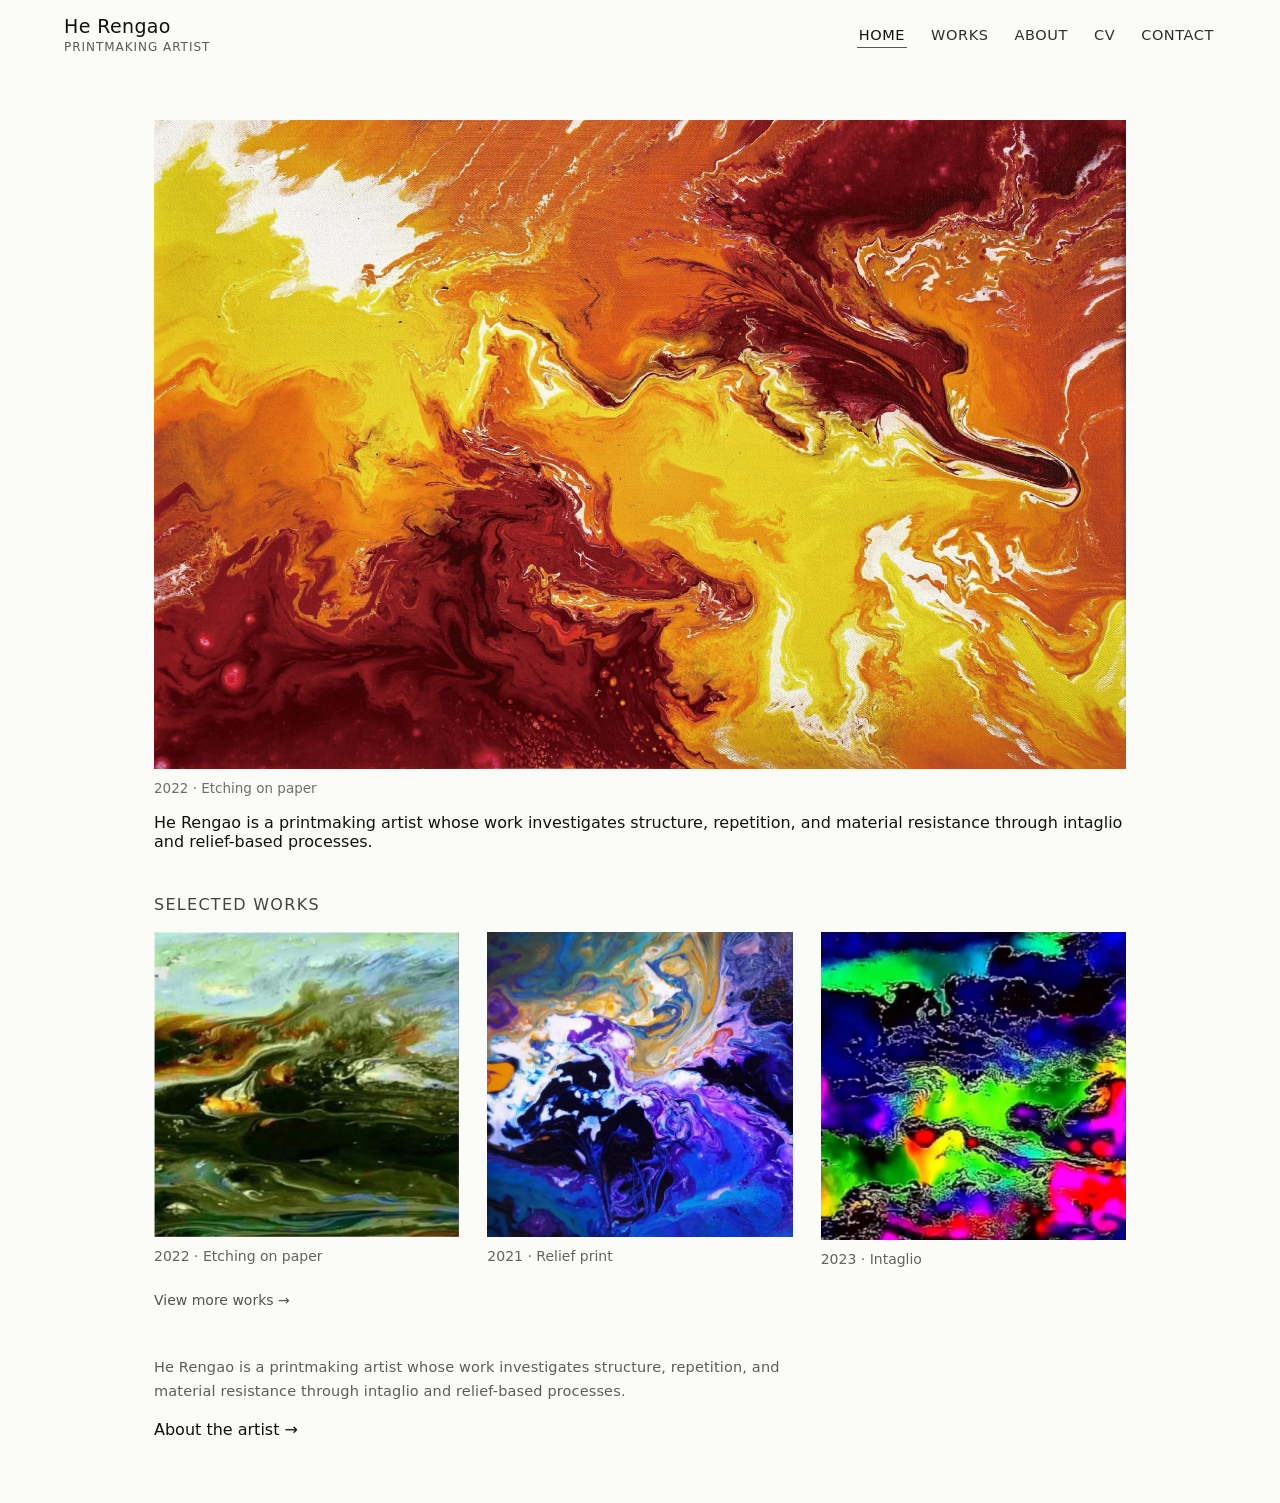
<file: index.html>
<!doctype html>
<html lang="en">
<head>
    <meta charset="utf-8" />
    <meta name="viewport" content="width=device-width, initial-scale=1" />
    <title>He Rengao – Printmaking Artist</title>
    <link rel="manifest" href="/manifest.webmanifest">
    <meta name="theme-color" content="#fbfbf8">
    <link rel="stylesheet" href="css/site.css" />
</head>

<body>
    <!-- Top Navigation -->
    <header class="site-header" id="siteHeader">
        <div class="nav-wrap">
            <a class="brand" href="index.html" aria-label="Go to Home">
                He Rengao
                <small>Printmaking Artist</small>
            </a>

            <!-- Desktop links -->
            <nav class="nav-links" aria-label="Primary">
                <!-- Set aria-current="page" on the current page link -->
                <a href="index.html" aria-current="page">Home</a>
                <a href="works.html">Works</a>
                <a href="about.html">About</a>
                <a href="cv.html">CV</a>
                <a href="contact.html">Contact</a>
            </nav>

            <!-- Mobile menu button -->
            <button class="menu-btn" id="menuBtn" aria-label="Open menu" aria-controls="mobileDrawer" aria-expanded="false">
                <!-- hamburger icon -->
                <svg width="18" height="18" viewBox="0 0 24 24" aria-hidden="true">
                    <path d="M4 7h16M4 12h16M4 17h16" fill="none" stroke="currentColor" stroke-width="1.8" stroke-linecap="round" />
                </svg>
            </button>
        </div>
    </header>

    <!-- Mobile Drawer -->
    <div class="drawer-backdrop" id="drawerBackdrop" aria-hidden="true"></div>

    <aside class="drawer" id="mobileDrawer" aria-label="Mobile menu" role="dialog" aria-modal="true">
        <div class="drawer-header">
            <div class="drawer-title">Menu</div>
            <button class="drawer-close" id="drawerClose" aria-label="Close menu">
                <svg width="16" height="16" viewBox="0 0 24 24" aria-hidden="true">
                    <path d="M6 6l12 12M18 6L6 18" fill="none" stroke="currentColor" stroke-width="1.8" stroke-linecap="round" />
                </svg>
            </button>
        </div>

        <nav class="drawer-nav" aria-label="Mobile primary">
            <a href="index.html" aria-current="page">Home</a>
            <a href="works.html">Works</a>
            <a href="about.html">About</a>
            <a href="cv.html">CV</a>
            <a href="contact.html">Contact</a>
        </nav>
    </aside>

    <main id="content">
        <!-- =========================
         Hero Artwork
         ========================= -->
        <section class="home-hero" aria-label="Featured artwork">
            <figure class="hero-figure">
                <img src="images/H01.avif"
                     alt="Featured printmaking work by He Rengao"
                     loading="eager" />
                <figcaption class="hero-caption">
                     
                    <span class="hero-meta">2022 · Etching on paper</span>
                </figcaption>
            </figure>
        </section>


        <!-- 1-line Artist Snapshot (subtle, not competing with the work) -->
        <section class="home-snapshot" aria-label="Artist snapshot">
            <p class="artist-snapshot">
                He Rengao is a printmaking artist whose work investigates structure, repetition,
                and material resistance through intaglio and relief-based processes.
            </p>
        </section>


        <!-- =========================
         Selected Works
         ========================= -->
        <section class="home-works" aria-label="Selected works">
            <header class="section-header">
                <h2>Selected Works</h2>
            </header>
            <div class="works-grid">
                <!-- Reuse the same work-card structure as works.html -->
                <article class="work-card">
                    <!-- a href="#" -->
                        <figure>
                            <img src="images/H02.avif"
                                 alt="Title placeholder1x, etching on paper"
                                 loading="lazy" />
                            <figcaption>
                                 
                                <span class="work-meta">2022 · Etching on paper</span>
                            </figcaption>
                        </figure>
                    <!-- /a -->
                </article>
                <article class="work-card">
                    <!--a href="work-pic02.html" -->
                        <figure>
                            <img src="images/H03.avif"
                                 alt="Structure II, relief print"
                                 loading="lazy" />
                            <figcaption>
                                 
                                <span class="work-meta">2021 · Relief print</span>
                            </figcaption>
                        </figure>
                    <!-- /a -->
                </article>
                <article class="work-card">
                    <!-- a href="#" -->
                        <figure>
                            <img src="images/H04.avif"
                                 alt="Repetition No.5, intaglio print"
                                 loading="lazy" />
                            <figcaption>
                                 
                                <span class="work-meta">2023 · Intaglio</span>
                            </figcaption>
                        </figure>
                    <!-- /a -->
                </article>
            </div>
            <div class="section-footer">
                <a href="works.html">View more works →</a>
            </div>
        </section>

        <!-- =========================
         Artist Snapshot
         ========================= -->
        <section class="home-about" aria-label="Artist snapshot">
            <p class="artist-intro">
                He Rengao is a printmaking artist whose work investigates
                structure, repetition, and material resistance through
                intaglio and relief-based processes.
            </p>
            <p>
                <a href="about.html">About the artist →</a>
            </p>
        </section>
    </main>

    <script src="js/site.js"></script>
</body>
</html>
</file>
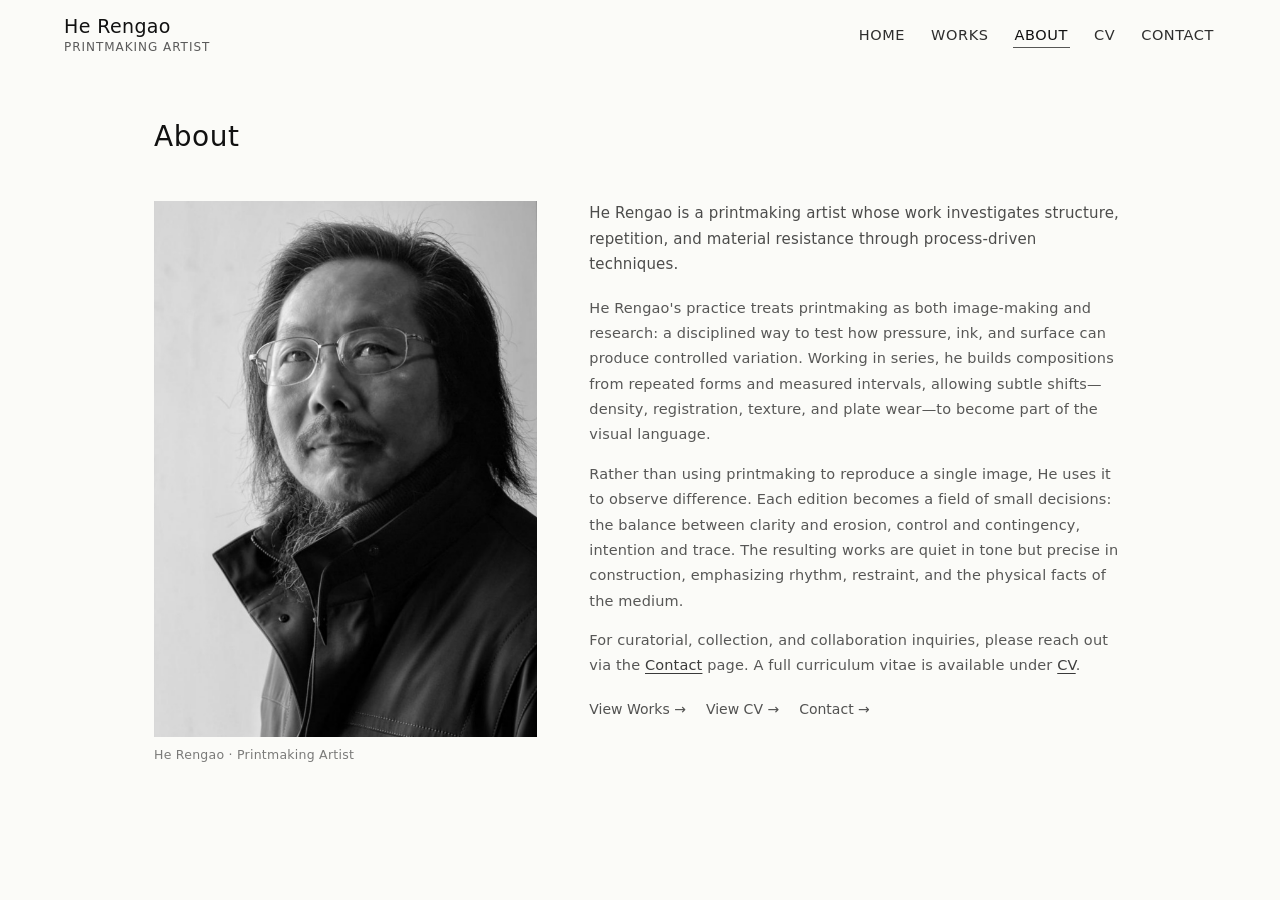
<file: about.html>
<!doctype html>
<html lang="en">
<head>
    <meta charset="utf-8" />
    <meta name="viewport" content="width=device-width, initial-scale=1" />
    <title>About – He Rengao</title>
    <link rel="manifest" href="/manifest.webmanifest">
    <meta name="theme-color" content="#fbfbf8">
    <link rel="stylesheet" href="css/site.css" />
</head>

<body>
    <!-- Top Navigation -->
    <header class="site-header" id="siteHeader">
        <div class="nav-wrap">
            <a class="brand" href="index.html" aria-label="Go to Home">
                He Rengao
                <small>Printmaking Artist</small>
            </a>

            <!-- Desktop links -->
            <nav class="nav-links" aria-label="Primary">
                <!-- Set aria-current="page" on the current page link -->
                <a href="index.html">Home</a>
                <a href="works.html">Works</a>
                <a href="about.html" aria-current="page">About</a>
                <a href="cv.html">CV</a>
                <a href="contact.html">Contact</a>
            </nav>

            <!-- Mobile menu button -->
            <button class="menu-btn" id="menuBtn" aria-label="Open menu" aria-controls="mobileDrawer" aria-expanded="false">
                <!-- hamburger icon -->
                <svg width="18" height="18" viewBox="0 0 24 24" aria-hidden="true">
                    <path d="M4 7h16M4 12h16M4 17h16" fill="none" stroke="currentColor" stroke-width="1.8" stroke-linecap="round" />
                </svg>
            </button>
        </div>
    </header>

    <!-- Mobile Drawer -->
    <div class="drawer-backdrop" id="drawerBackdrop" aria-hidden="true"></div>

    <aside class="drawer" id="mobileDrawer" aria-label="Mobile menu" role="dialog" aria-modal="true">
        <div class="drawer-header">
            <div class="drawer-title">Menu</div>
            <button class="drawer-close" id="drawerClose" aria-label="Close menu">
                <svg width="16" height="16" viewBox="0 0 24 24" aria-hidden="true">
                    <path d="M6 6l12 12M18 6L6 18" fill="none" stroke="currentColor" stroke-width="1.8" stroke-linecap="round" />
                </svg>
            </button>
        </div>

        <nav class="drawer-nav" aria-label="Mobile primary">
            <a href="index.html">Home</a>
            <a href="works.html">Works</a>
            <a href="about.html" aria-current="page">About</a>
            <a href="cv.html">CV</a>
            <a href="contact.html">Contact</a>
        </nav>
    </aside>

    <!-- =========================
     about.html <main> (About)
     Two-column layout (portrait left, text right)
     ========================= -->
<main id="content">
  <header class="page-header">
    <h1>About</h1>
  </header>
  <section class="about-layout" aria-label="About the artist">
    <!-- Left: Portrait / Studio Photo -->
    <div class="about-media">
      <figure class="about-figure">
        <img
          src="images/portrait/portrait.avif"
          alt="He Rengao in the studio"
          loading="lazy"
        />
        <figcaption class="about-caption">
          He Rengao · Printmaking Artist
        </figcaption>
      </figure>
    </div>
    <!-- Right: Text -->
    <div class="about-text">
      <!-- 1-line positioning -->
      <p class="about-lede">
        He Rengao is a printmaking artist whose work investigates structure, repetition,
        and material resistance through process-driven techniques.
      </p>
      <!-- Statement -->
      <div class="about-body">
        <p>
          He Rengao's practice treats printmaking as both image-making and research: a
          disciplined way to test how pressure, ink, and surface can produce controlled
          variation. Working in series, he builds compositions from repeated forms and
          measured intervals, allowing subtle shifts—density, registration, texture, and
          plate wear—to become part of the visual language.
        </p>
        <p>
          Rather than using printmaking to reproduce a single image, He uses it to observe
          difference. Each edition becomes a field of small decisions: the balance between
          clarity and erosion, control and contingency, intention and trace. The resulting
          works are quiet in tone but precise in construction, emphasizing rhythm,
          restraint, and the physical facts of the medium.
        </p>
        <p>
          For curatorial, collection, and collaboration inquiries, please reach out via
          the <a href="contact.html">Contact</a> page. A full curriculum vitae is available
          under <a href="cv.html">CV</a>.
        </p>
      </div>
      <!-- Optional quick links (nice on About pages) -->
      <nav class="about-links" aria-label="About quick links">
        <a href="works.html">View Works →</a>
        <a href="cv.html">View CV →</a>
        <a href="contact.html">Contact →</a>
      </nav>
    </div>
  </section>
</main>

    <script src="js/site.js"></script>
</body>
</html>
</file>
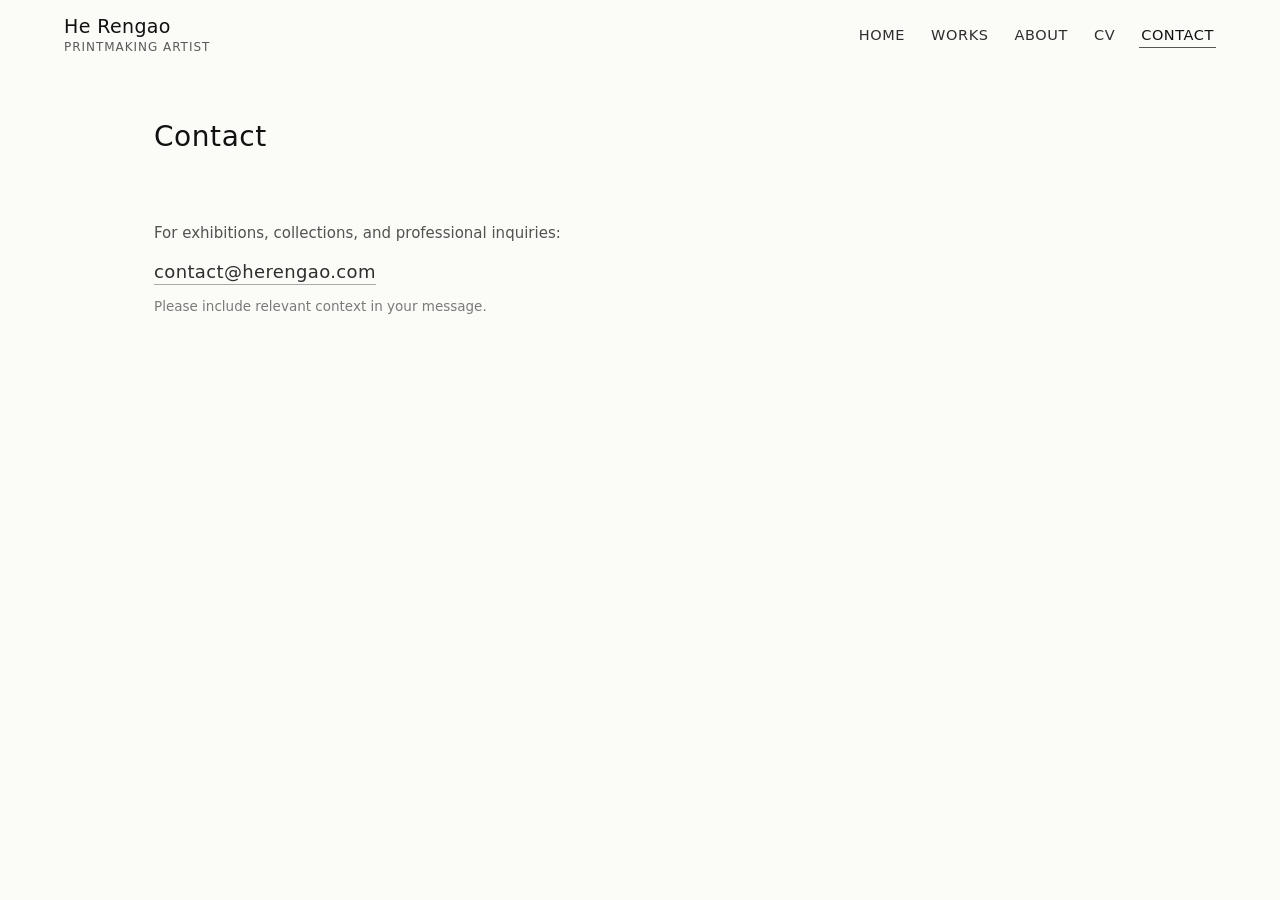
<file: contact.html>
<!doctype html>
<html lang="en">
<head>
    <meta charset="utf-8" />
    <meta name="viewport" content="width=device-width, initial-scale=1" />
    <title>Contact – He Rengao</title>
    <link rel="manifest" href="/manifest.webmanifest">
    <meta name="theme-color" content="#fbfbf8">
    <link rel="stylesheet" href="css/site.css" />
</head>

<body>
    <!-- Top Navigation -->
    <header class="site-header" id="siteHeader">
        <div class="nav-wrap">
            <a class="brand" href="index.html" aria-label="Go to Home">
                He Rengao
                <small>Printmaking Artist</small>
            </a>

            <!-- Desktop links -->
            <nav class="nav-links" aria-label="Primary">
                <!-- Set aria-current="page" on the current page link -->
                <a href="index.html">Home</a>
                <a href="works.html">Works</a>
                <a href="about.html">About</a>
                <a href="cv.html">CV</a>
                <a href="contact.html" aria-current="page">Contact</a>
            </nav>

            <!-- Mobile menu button -->
            <button class="menu-btn" id="menuBtn" aria-label="Open menu" aria-controls="mobileDrawer" aria-expanded="false">
                <!-- hamburger icon -->
                <svg width="18" height="18" viewBox="0 0 24 24" aria-hidden="true">
                    <path d="M4 7h16M4 12h16M4 17h16" fill="none" stroke="currentColor" stroke-width="1.8" stroke-linecap="round" />
                </svg>
            </button>
        </div>
    </header>

    <!-- Mobile Drawer -->
    <div class="drawer-backdrop" id="drawerBackdrop" aria-hidden="true"></div>

    <aside class="drawer" id="mobileDrawer" aria-label="Mobile menu" role="dialog" aria-modal="true">
        <div class="drawer-header">
            <div class="drawer-title">Menu</div>
            <button class="drawer-close" id="drawerClose" aria-label="Close menu">
                <svg width="16" height="16" viewBox="0 0 24 24" aria-hidden="true">
                    <path d="M6 6l12 12M18 6L6 18" fill="none" stroke="currentColor" stroke-width="1.8" stroke-linecap="round" />
                </svg>
            </button>
        </div>

        <nav class="drawer-nav" aria-label="Mobile primary">
            <a href="index.html">Home</a>
            <a href="works.html">Works</a>
            <a href="about.html">About</a>
            <a href="cv.html">CV</a>
            <a href="contact.html" aria-current="page">Contact</a>
        </nav>
    </aside>

    <!-- =========================
     contact.html <main> (Contact)
     ========================= -->
<main id="content">
  <header class="page-header">
    <h1>Contact</h1>
  </header>
  <section class="contact-block" aria-label="Contact information">
    <p class="contact-intro">
      For exhibitions, collections, and professional inquiries:
    </p>
    <p class="contact-email">
      <a href="mailto:contact@herengao.com">contact@herengao.com</a>
    </p>
    <!-- Optional secondary line (remove if you prefer absolute minimalism) -->
    <p class="contact-note">
      Please include relevant context in your message.
    </p>
  </section>
</main>

    <script src="js/site.js"></script>
</body>
</html>
</file>
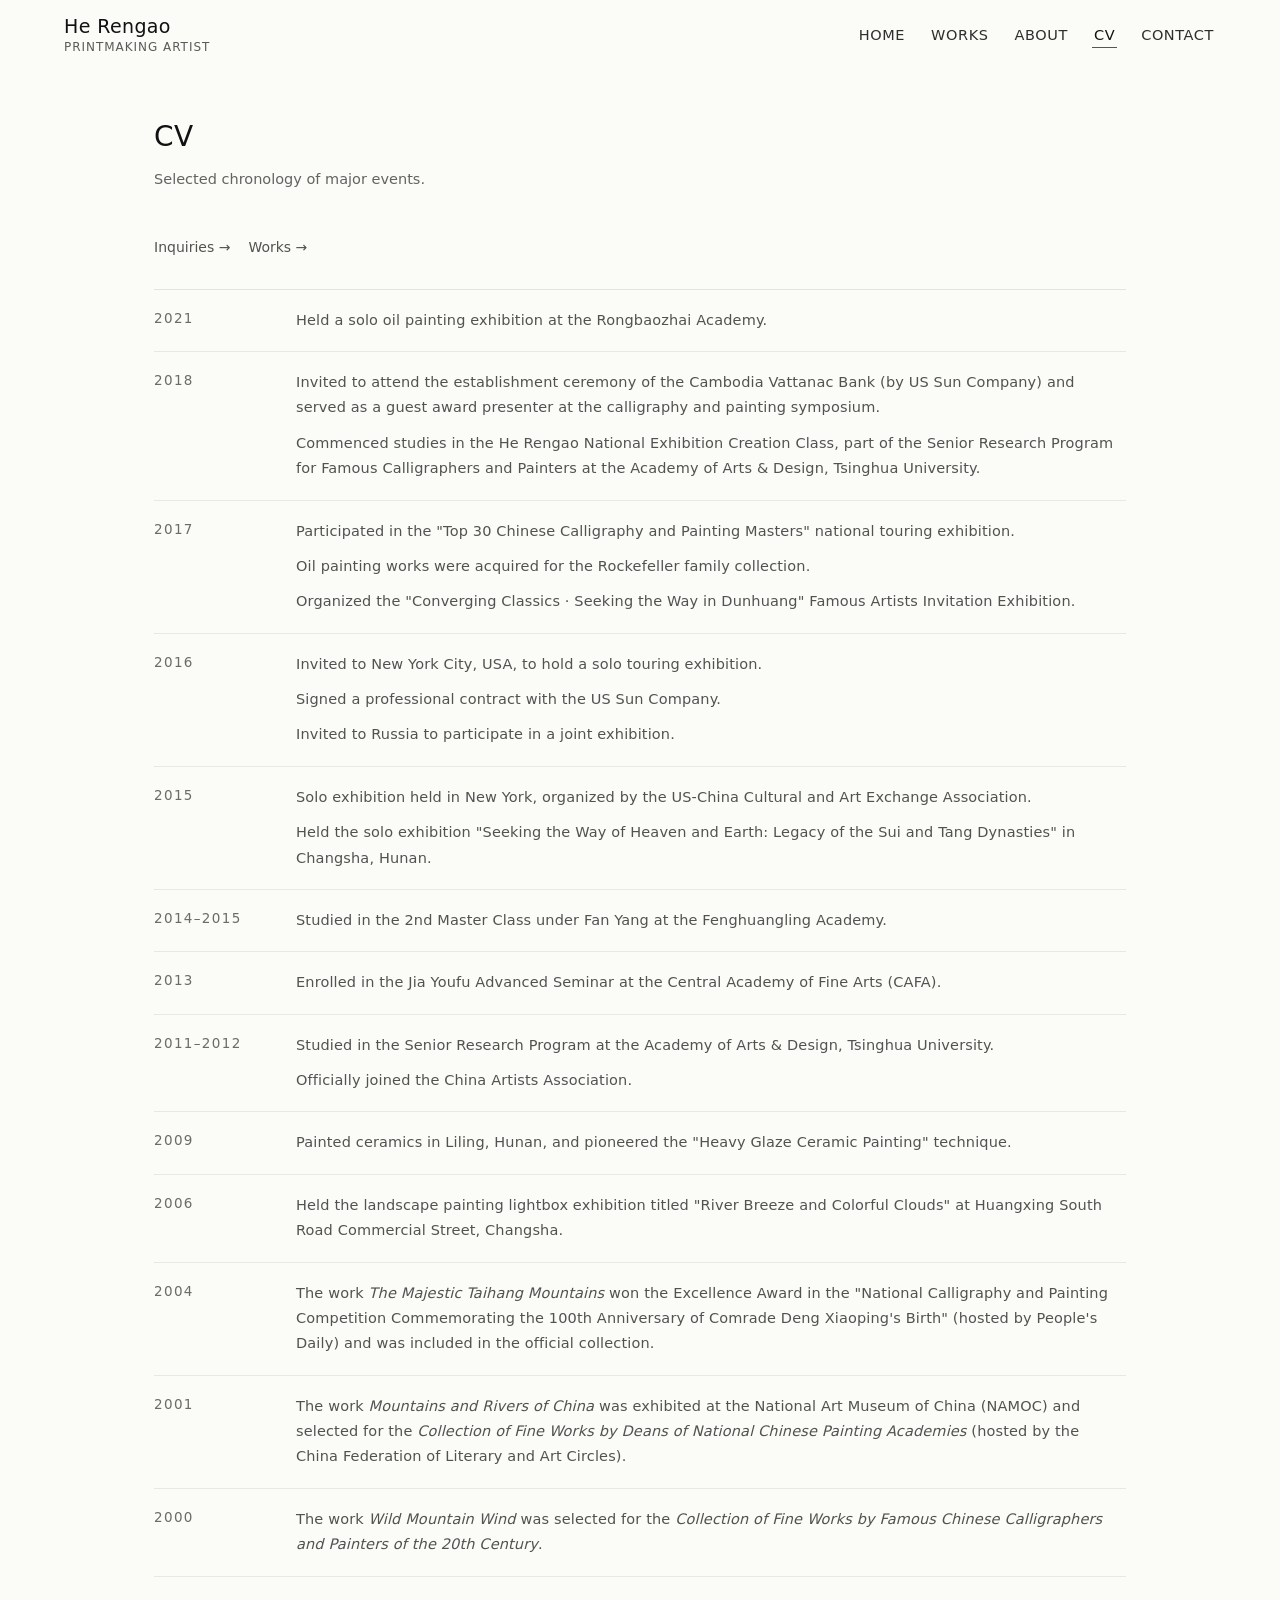
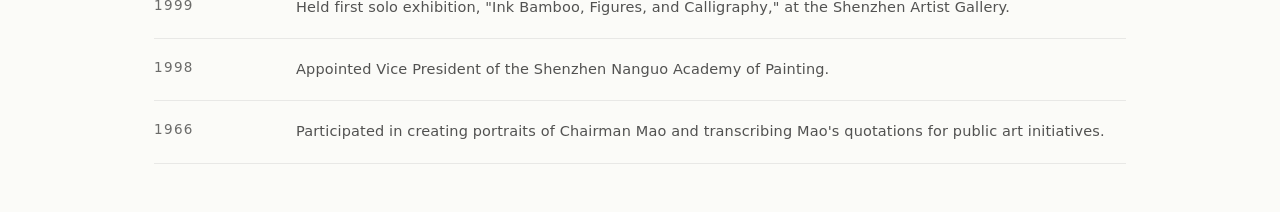
<file: cv.html>
<!doctype html>
<html lang="en">
<head>
    <meta charset="utf-8" />
    <meta name="viewport" content="width=device-width, initial-scale=1" />
    <title>CV – He Rengao</title>
    <link rel="manifest" href="/manifest.webmanifest">
    <meta name="theme-color" content="#fbfbf8">
    <link rel="stylesheet" href="css/site.css" />
</head>

<body>
    <!-- Top Navigation -->
    <header class="site-header" id="siteHeader">
        <div class="nav-wrap">
            <a class="brand" href="index.html" aria-label="Go to Home">
                He Rengao
                <small>Printmaking Artist</small>
            </a>

            <!-- Desktop links -->
            <nav class="nav-links" aria-label="Primary">
                <!-- Set aria-current="page" on the current page link -->
                <a href="index.html">Home</a>
                <a href="works.html">Works</a>
                <a href="about.html">About</a>
                <a href="cv.html" aria-current="page">CV</a>
                <a href="contact.html">Contact</a>
            </nav>

            <!-- Mobile menu button -->
            <button class="menu-btn" id="menuBtn" aria-label="Open menu" aria-controls="mobileDrawer" aria-expanded="false">
                <!-- hamburger icon -->
                <svg width="18" height="18" viewBox="0 0 24 24" aria-hidden="true">
                    <path d="M4 7h16M4 12h16M4 17h16" fill="none" stroke="currentColor" stroke-width="1.8" stroke-linecap="round" />
                </svg>
            </button>
        </div>
    </header>

    <!-- Mobile Drawer -->
    <div class="drawer-backdrop" id="drawerBackdrop" aria-hidden="true"></div>

    <aside class="drawer" id="mobileDrawer" aria-label="Mobile menu" role="dialog" aria-modal="true">
        <div class="drawer-header">
            <div class="drawer-title">Menu</div>
            <button class="drawer-close" id="drawerClose" aria-label="Close menu">
                <svg width="16" height="16" viewBox="0 0 24 24" aria-hidden="true">
                    <path d="M6 6l12 12M18 6L6 18" fill="none" stroke="currentColor" stroke-width="1.8" stroke-linecap="round" />
                </svg>
            </button>
        </div>

        <nav class="drawer-nav" aria-label="Mobile primary">
            <a href="index.html">Home</a>
            <a href="works.html">Works</a>
            <a href="about.html">About</a>
            <a href="cv.html" aria-current="page">CV</a>
            <a href="contact.html">Contact</a>
        </nav>
    </aside>

    <!-- =========================
     cv.html <main> (CV)
     Based on provided chronology
     ========================= -->
<main id="content">

  <header class="page-header">
    <h1>CV</h1>
    <p class="page-intro">
      Selected chronology of major events.
    </p>
  </header>

  <!-- Actions -->
  <section class="cv-actions" aria-label="CV actions">
    <a class="cv-link" href="contact.html">Inquiries →</a>
    <a class="cv-link" href="works.html">Works →</a>
    <!-- Optional: add a downloadable PDF later -->
    <!-- <a class="cv-link" href="assets/He-Rengao-CV.pdf" download>Download PDF →</a> -->
  </section>

  <!-- CV Timeline -->
  <section class="cv" aria-label="Curriculum vitae chronology">

    <ol class="cv-list">

      <li class="cv-item">
        <time class="cv-year" datetime="2021">2021</time>
        <div class="cv-content">
          <p>Held a solo oil painting exhibition at the Rongbaozhai Academy.</p>
        </div>
      </li>

      <li class="cv-item">
        <time class="cv-year" datetime="2018">2018</time>
        <div class="cv-content">
          <p>
            Invited to attend the establishment ceremony of the Cambodia Vattanac Bank (by US Sun Company)
            and served as a guest award presenter at the calligraphy and painting symposium.
          </p>
          <p>
            Commenced studies in the He Rengao National Exhibition Creation Class, part of the Senior Research
            Program for Famous Calligraphers and Painters at the Academy of Arts &amp; Design, Tsinghua University.
          </p>
        </div>
      </li>

      <li class="cv-item">
        <time class="cv-year" datetime="2017">2017</time>
        <div class="cv-content">
          <p>Participated in the "Top 30 Chinese Calligraphy and Painting Masters" national touring exhibition.</p>
          <p>Oil painting works were acquired for the Rockefeller family collection.</p>
          <p>Organized the "Converging Classics · Seeking the Way in Dunhuang" Famous Artists Invitation Exhibition.</p>
        </div>
      </li>

      <li class="cv-item">
        <time class="cv-year" datetime="2016">2016</time>
        <div class="cv-content">
          <p>Invited to New York City, USA, to hold a solo touring exhibition.</p>
          <p>Signed a professional contract with the US Sun Company.</p>
          <p>Invited to Russia to participate in a joint exhibition.</p>
        </div>
      </li>

      <li class="cv-item">
        <time class="cv-year" datetime="2015">2015</time>
        <div class="cv-content">
          <p>Solo exhibition held in New York, organized by the US-China Cultural and Art Exchange Association.</p>
          <p>Held the solo exhibition "Seeking the Way of Heaven and Earth: Legacy of the Sui and Tang Dynasties" in Changsha, Hunan.</p>
        </div>
      </li>

      <li class="cv-item">
        <time class="cv-year" datetime="2014">2014–2015</time>
        <div class="cv-content">
          <p>Studied in the 2nd Master Class under Fan Yang at the Fenghuangling Academy.</p>
        </div>
      </li>

      <li class="cv-item">
        <time class="cv-year" datetime="2013">2013</time>
        <div class="cv-content">
          <p>Enrolled in the Jia Youfu Advanced Seminar at the Central Academy of Fine Arts (CAFA).</p>
        </div>
      </li>

      <li class="cv-item">
        <time class="cv-year" datetime="2011">2011–2012</time>
        <div class="cv-content">
          <p>Studied in the Senior Research Program at the Academy of Arts &amp; Design, Tsinghua University.</p>
          <p>Officially joined the China Artists Association.</p>
        </div>
      </li>

      <li class="cv-item">
        <time class="cv-year" datetime="2009">2009</time>
        <div class="cv-content">
          <p>
            Painted ceramics in Liling, Hunan, and pioneered the "Heavy Glaze Ceramic Painting" technique.
          </p>
        </div>
      </li>

      <li class="cv-item">
        <time class="cv-year" datetime="2006">2006</time>
        <div class="cv-content">
          <p>
            Held the landscape painting lightbox exhibition titled "River Breeze and Colorful Clouds"
            at Huangxing South Road Commercial Street, Changsha.
          </p>
        </div>
      </li>

      <li class="cv-item">
        <time class="cv-year" datetime="2004">2004</time>
        <div class="cv-content">
          <p>
            The work <em>The Majestic Taihang Mountains</em> won the Excellence Award in the
            "National Calligraphy and Painting Competition Commemorating the 100th Anniversary of Comrade Deng Xiaoping's Birth"
            (hosted by People's Daily) and was included in the official collection.
          </p>
        </div>
      </li>

      <li class="cv-item">
        <time class="cv-year" datetime="2001">2001</time>
        <div class="cv-content">
          <p>
            The work <em>Mountains and Rivers of China</em> was exhibited at the National Art Museum of China (NAMOC)
            and selected for the <em>Collection of Fine Works by Deans of National Chinese Painting Academies</em>
            (hosted by the China Federation of Literary and Art Circles).
          </p>
        </div>
      </li>

      <li class="cv-item">
        <time class="cv-year" datetime="2000">2000</time>
        <div class="cv-content">
          <p>
            The work <em>Wild Mountain Wind</em> was selected for the
            <em>Collection of Fine Works by Famous Chinese Calligraphers and Painters of the 20th Century</em>.
          </p>
        </div>
      </li>

      <li class="cv-item">
        <time class="cv-year" datetime="1999">1999</time>
        <div class="cv-content">
          <p>
            Held first solo exhibition, "Ink Bamboo, Figures, and Calligraphy," at the Shenzhen Artist Gallery.
          </p>
        </div>
      </li>

      <li class="cv-item">
        <time class="cv-year" datetime="1998">1998</time>
        <div class="cv-content">
          <p>Appointed Vice President of the Shenzhen Nanguo Academy of Painting.</p>
        </div>
      </li>

      <li class="cv-item">
        <time class="cv-year" datetime="1966">1966</time>
        <div class="cv-content">
          <p>
            Participated in creating portraits of Chairman Mao and transcribing Mao's quotations for public art initiatives.
          </p>
        </div>
      </li>

    </ol>
  </section>

</main>

    <script src="js/site.js"></script>
</body>
</html>
</file>
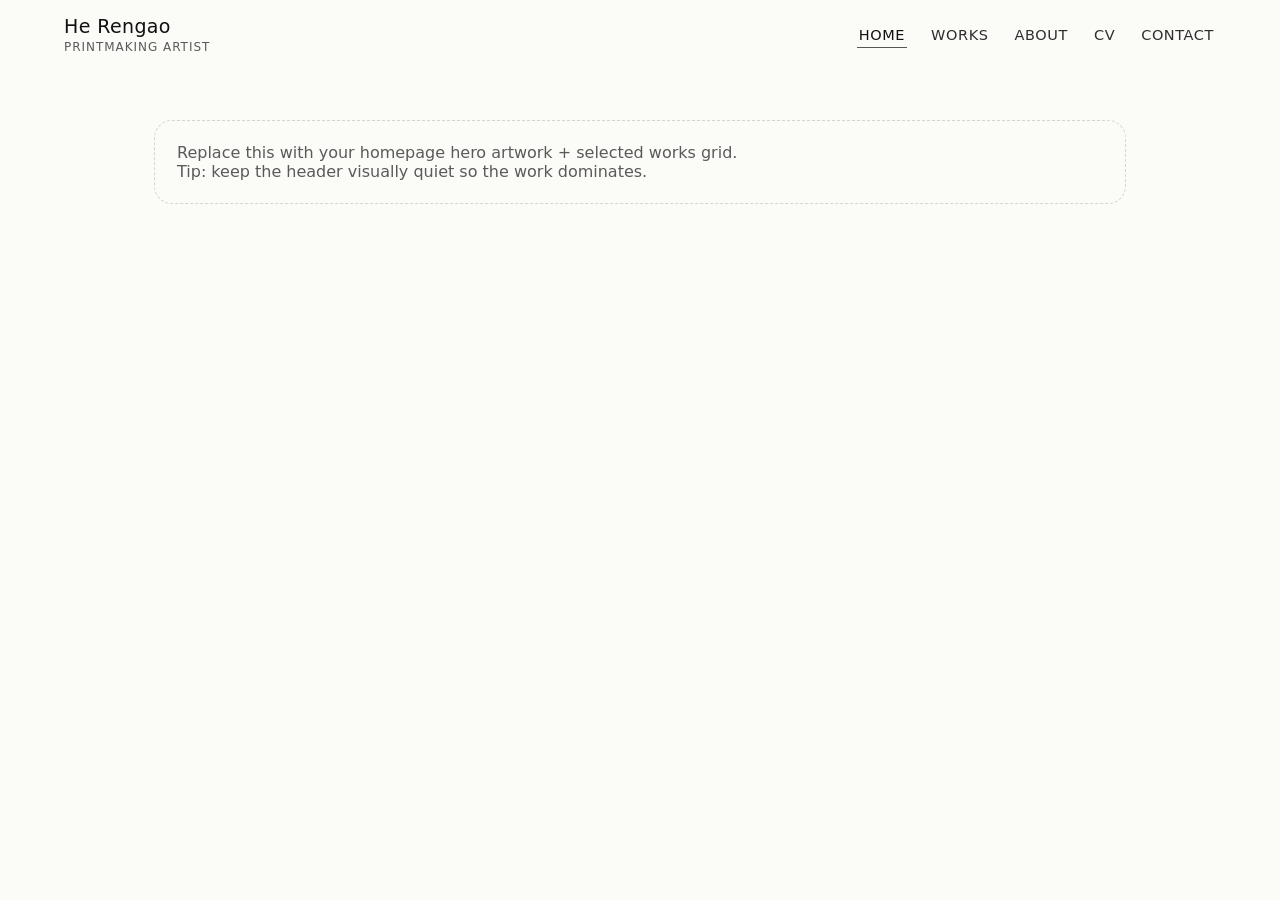
<file: main.html>
<!doctype html>
<html lang="en">
<head>
    <meta charset="utf-8" />
    <meta name="viewport" content="width=device-width, initial-scale=1" />
    <title>He Rengao – Printmaking Artist</title>
    <link rel="manifest" href="/manifest.webmanifest">
    <meta name="theme-color" content="#fbfbf8">
    <link rel="stylesheet" href="css/site.css" />
</head>

<body>
    <!-- Top Navigation -->
    <header class="site-header" id="siteHeader">
        <div class="nav-wrap">
            <a class="brand" href="index.html" aria-label="Go to Home">
                He Rengao
                <small>Printmaking Artist</small>
            </a>

            <!-- Desktop links -->
            <nav class="nav-links" aria-label="Primary">
                <!-- Set aria-current="page" on the current page link -->
                <a href="index.html" aria-current="page">Home</a>
                <a href="works.html">Works</a>
                <a href="about.html">About</a>
                <a href="cv.html">CV</a>
                <a href="contact.html">Contact</a>
            </nav>

            <!-- Mobile menu button -->
            <button class="menu-btn" id="menuBtn" aria-label="Open menu" aria-controls="mobileDrawer" aria-expanded="false">
                <!-- hamburger icon -->
                <svg width="18" height="18" viewBox="0 0 24 24" aria-hidden="true">
                    <path d="M4 7h16M4 12h16M4 17h16" fill="none" stroke="currentColor" stroke-width="1.8" stroke-linecap="round" />
                </svg>
            </button>
        </div>
    </header>

    <!-- Mobile Drawer -->
    <div class="drawer-backdrop" id="drawerBackdrop" aria-hidden="true"></div>

    <aside class="drawer" id="mobileDrawer" aria-label="Mobile menu" role="dialog" aria-modal="true">
        <div class="drawer-header">
            <div class="drawer-title">Menu</div>
            <button class="drawer-close" id="drawerClose" aria-label="Close menu">
                <svg width="16" height="16" viewBox="0 0 24 24" aria-hidden="true">
                    <path d="M6 6l12 12M18 6L6 18" fill="none" stroke="currentColor" stroke-width="1.8" stroke-linecap="round" />
                </svg>
            </button>
        </div>

        <nav class="drawer-nav" aria-label="Mobile primary">
            <a href="index.html" aria-current="page">Home</a>
            <a href="works.html">Works</a>
            <a href="about.html">About</a>
            <a href="cv.html">CV</a>
            <a href="contact.html">Contact</a>
        </nav>
    </aside>

    <!-- Demo content -->
    <main>
        <div class="placeholder">
            Replace this with your homepage hero artwork + selected works grid.<br />
            Tip: keep the header visually quiet so the work dominates.
        </div>
    </main>

    <script src="js/site.js"></script>
</body>
</html>
</file>
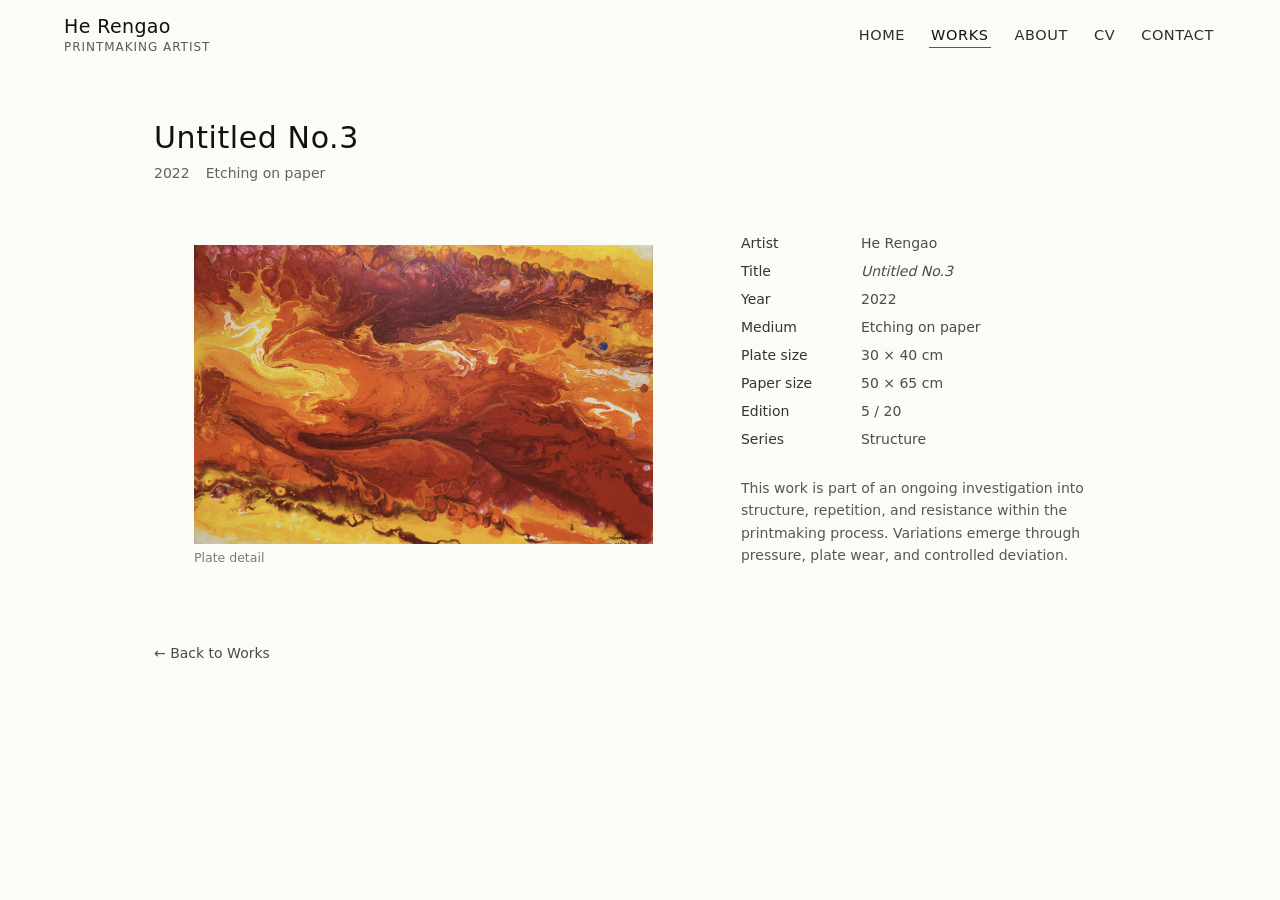
<file: work-pic01.html>
<!doctype html>
<html lang="en">
<head>
    <meta charset="utf-8" />
    <meta name="viewport" content="width=device-width, initial-scale=1" />
    <title>Untitled No.3 – He Rengao</title>
    <link rel="manifest" href="/manifest.webmanifest">
    <meta name="theme-color" content="#fbfbf8">
    <link rel="stylesheet" href="css/site.css" />
</head>

<body>
    <!-- Top Navigation -->
    <header class="site-header" id="siteHeader">
        <div class="nav-wrap">
            <a class="brand" href="index.html" aria-label="Go to Home">
                He Rengao
                <small>Printmaking Artist</small>
            </a>

            <!-- Desktop links -->
            <nav class="nav-links" aria-label="Primary">
                <!-- Set aria-current="page" on the current page link -->
                <a href="index.html">Home</a>
                <a href="works.html" aria-current="page">Works</a>
                <a href="about.html">About</a>
                <a href="cv.html">CV</a>
                <a href="contact.html">Contact</a>
            </nav>

            <!-- Mobile menu button -->
            <button class="menu-btn" id="menuBtn" aria-label="Open menu" aria-controls="mobileDrawer" aria-expanded="false">
                <!-- hamburger icon -->
                <svg width="18" height="18" viewBox="0 0 24 24" aria-hidden="true">
                    <path d="M4 7h16M4 12h16M4 17h16" fill="none" stroke="currentColor" stroke-width="1.8" stroke-linecap="round" />
                </svg>
            </button>
        </div>
    </header>

    <!-- Mobile Drawer -->
    <div class="drawer-backdrop" id="drawerBackdrop" aria-hidden="true"></div>

    <aside class="drawer" id="mobileDrawer" aria-label="Mobile menu" role="dialog" aria-modal="true">
        <div class="drawer-header">
            <div class="drawer-title">Menu</div>
            <button class="drawer-close" id="drawerClose" aria-label="Close menu">
                <svg width="16" height="16" viewBox="0 0 24 24" aria-hidden="true">
                    <path d="M6 6l12 12M18 6L6 18" fill="none" stroke="currentColor" stroke-width="1.8" stroke-linecap="round" />
                </svg>
            </button>
        </div>

        <nav class="drawer-nav" aria-label="Mobile primary">
            <a href="index.html">Home</a>
            <a href="works.html" aria-current="page">Works</a>
            <a href="about.html">About</a>
            <a href="cv.html">CV</a>
            <a href="contact.html">Contact</a>
        </nav>
    </aside>

    <main id="content">
        <!-- =========================
             Work Header
             ========================= -->
        <header class="work-header">
            <h1 class="work-title">Untitled No.3</h1>
            <div class="work-meta">
                <span>2022</span>
                <span>Etching on paper</span>
            </div>
        </header>

        <!-- =========================
             Work Layout
             ========================= -->
        <section class="work-layout">
            <!-- Artwork Image -->
            <div class="work-image">
                <figure>
                    <img
                        src="images/pic01.avif"
                        alt="Untitled No.3, etching on paper by He Rengao"
                    />
                    <figcaption class="image-caption">
                        Plate detail
                    </figcaption>
                </figure>
            </div>

            <!-- Artwork Information -->
            <aside class="work-info">
                <dl class="work-specs">
                    <div>
                        <dt>Artist</dt>
                        <dd>He Rengao</dd>
                    </div>
                    <div>
                        <dt>Title</dt>
                        <dd><em>Untitled No.3</em></dd>
                    </div>
                    <div>
                        <dt>Year</dt>
                        <dd>2022</dd>
                    </div>
                    <div>
                        <dt>Medium</dt>
                        <dd>Etching on paper</dd>
                    </div>
                    <div>
                        <dt>Plate size</dt>
                        <dd>30 × 40 cm</dd>
                    </div>
                    <div>
                        <dt>Paper size</dt>
                        <dd>50 × 65 cm</dd>
                    </div>
                    <div>
                        <dt>Edition</dt>
                        <dd>5 / 20</dd>
                    </div>
                    <div>
                        <dt>Series</dt>
                        <dd>Structure</dd>
                    </div>
                </dl>

                <!-- Optional statement -->
                <div class="work-note">
                    <p>
                        This work is part of an ongoing investigation into structure,
                        repetition, and resistance within the printmaking process.
                        Variations emerge through pressure, plate wear, and controlled
                        deviation.
                    </p>
                </div>
            </aside>
        </section>

        <!-- =========================
             Navigation
             ========================= -->
        <nav class="work-nav" aria-label="Work navigation">
            <a href="works.html">← Back to Works</a>
        </nav>
    </main>

    <script src="js/site.js"></script>
</body>
</html>
</file>
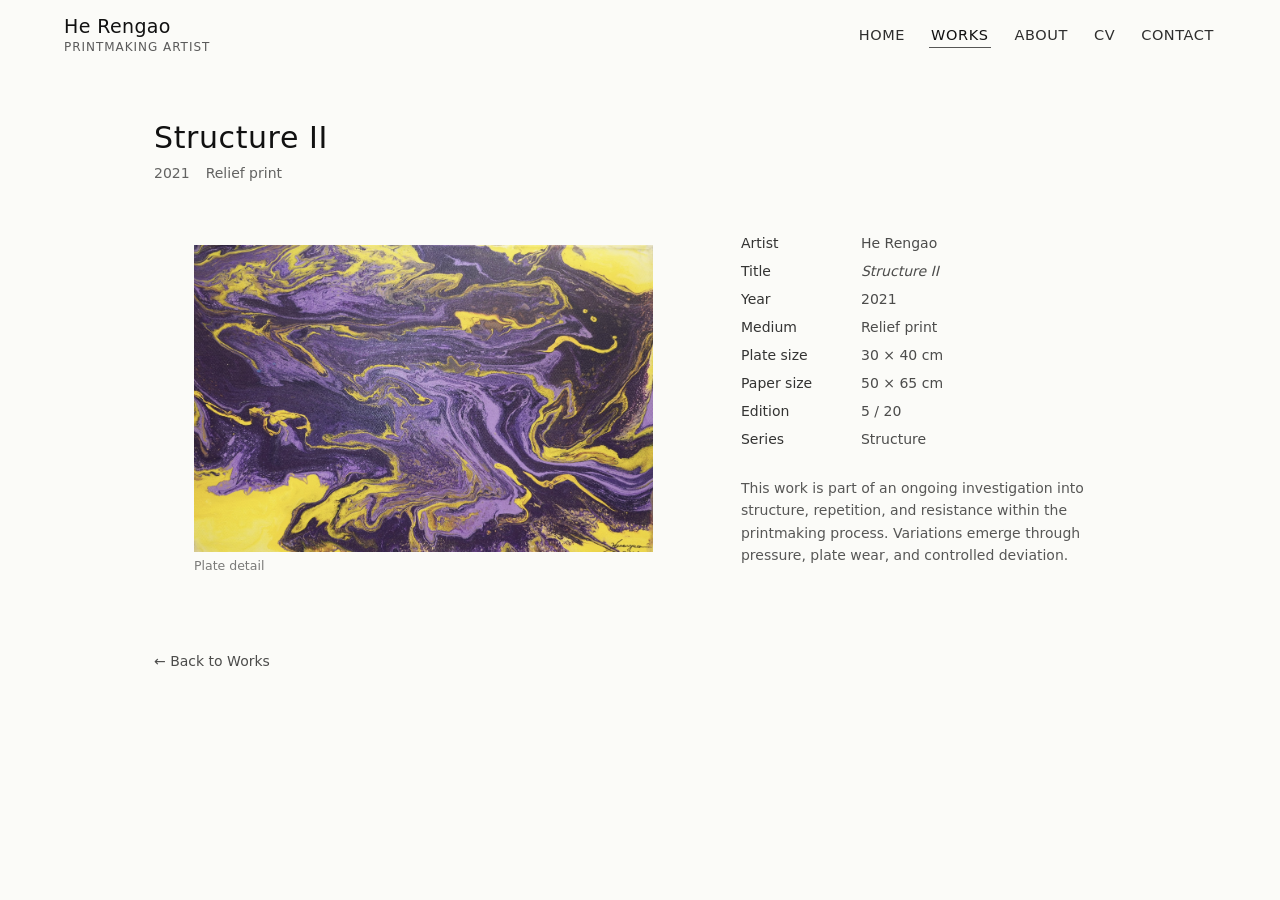
<file: work-pic02.html>
<!doctype html>
<html lang="en">
<head>
    <meta charset="utf-8" />
    <meta name="viewport" content="width=device-width, initial-scale=1" />
    <title>Structure II – He Rengao</title>
    <link rel="manifest" href="/manifest.webmanifest">
    <meta name="theme-color" content="#fbfbf8">
    <link rel="stylesheet" href="css/site.css" />
</head>

<body>
    <!-- Top Navigation -->
    <header class="site-header" id="siteHeader">
        <div class="nav-wrap">
            <a class="brand" href="index.html" aria-label="Go to Home">
                He Rengao
                <small>Printmaking Artist</small>
            </a>

            <!-- Desktop links -->
            <nav class="nav-links" aria-label="Primary">
                <!-- Set aria-current="page" on the current page link -->
                <a href="index.html">Home</a>
                <a href="works.html" aria-current="page">Works</a>
                <a href="about.html">About</a>
                <a href="cv.html">CV</a>
                <a href="contact.html">Contact</a>
            </nav>

            <!-- Mobile menu button -->
            <button class="menu-btn" id="menuBtn" aria-label="Open menu" aria-controls="mobileDrawer" aria-expanded="false">
                <!-- hamburger icon -->
                <svg width="18" height="18" viewBox="0 0 24 24" aria-hidden="true">
                    <path d="M4 7h16M4 12h16M4 17h16" fill="none" stroke="currentColor" stroke-width="1.8" stroke-linecap="round" />
                </svg>
            </button>
        </div>
    </header>

    <!-- Mobile Drawer -->
    <div class="drawer-backdrop" id="drawerBackdrop" aria-hidden="true"></div>

    <aside class="drawer" id="mobileDrawer" aria-label="Mobile menu" role="dialog" aria-modal="true">
        <div class="drawer-header">
            <div class="drawer-title">Menu</div>
            <button class="drawer-close" id="drawerClose" aria-label="Close menu">
                <svg width="16" height="16" viewBox="0 0 24 24" aria-hidden="true">
                    <path d="M6 6l12 12M18 6L6 18" fill="none" stroke="currentColor" stroke-width="1.8" stroke-linecap="round" />
                </svg>
            </button>
        </div>

        <nav class="drawer-nav" aria-label="Mobile primary">
            <a href="index.html">Home</a>
            <a href="works.html" aria-current="page">Works</a>
            <a href="about.html">About</a>
            <a href="cv.html">CV</a>
            <a href="contact.html">Contact</a>
        </nav>
    </aside>

    <main id="content">
        <!-- =========================
             Work Header
             ========================= -->
        <header class="work-header">
            <h1 class="work-title">Structure II</h1>
            <div class="work-meta">
                <span>2021</span>
                <span>Relief print</span>
            </div>
        </header>

        <!-- =========================
             Work Layout
             ========================= -->
        <section class="work-layout">
            <!-- Artwork Image -->
            <div class="work-image">
                <figure>
                    <img
                        src="images/pic02.avif"
                        alt="Structure II, relief print by He Rengao"
                    />
                    <figcaption class="image-caption">
                        Plate detail
                    </figcaption>
                </figure>
            </div>

            <!-- Artwork Information -->
            <aside class="work-info">
                <dl class="work-specs">
                    <div>
                        <dt>Artist</dt>
                        <dd>He Rengao</dd>
                    </div>
                    <div>
                        <dt>Title</dt>
                        <dd><em>Structure II</em></dd>
                    </div>
                    <div>
                        <dt>Year</dt>
                        <dd>2021</dd>
                    </div>
                    <div>
                        <dt>Medium</dt>
                        <dd>Relief print</dd>
                    </div>
                    <div>
                        <dt>Plate size</dt>
                        <dd>30 × 40 cm</dd>
                    </div>
                    <div>
                        <dt>Paper size</dt>
                        <dd>50 × 65 cm</dd>
                    </div>
                    <div>
                        <dt>Edition</dt>
                        <dd>5 / 20</dd>
                    </div>
                    <div>
                        <dt>Series</dt>
                        <dd>Structure</dd>
                    </div>
                </dl>

                <!-- Optional statement -->
                <div class="work-note">
                    <p>
                        This work is part of an ongoing investigation into structure,
                        repetition, and resistance within the printmaking process.
                        Variations emerge through pressure, plate wear, and controlled
                        deviation.
                    </p>
                </div>
            </aside>
        </section>

        <!-- =========================
             Navigation
             ========================= -->
        <nav class="work-nav" aria-label="Work navigation">
            <a href="works.html">← Back to Works</a>
        </nav>
    </main>

    <script src="js/site.js"></script>
</body>
</html>
</file>
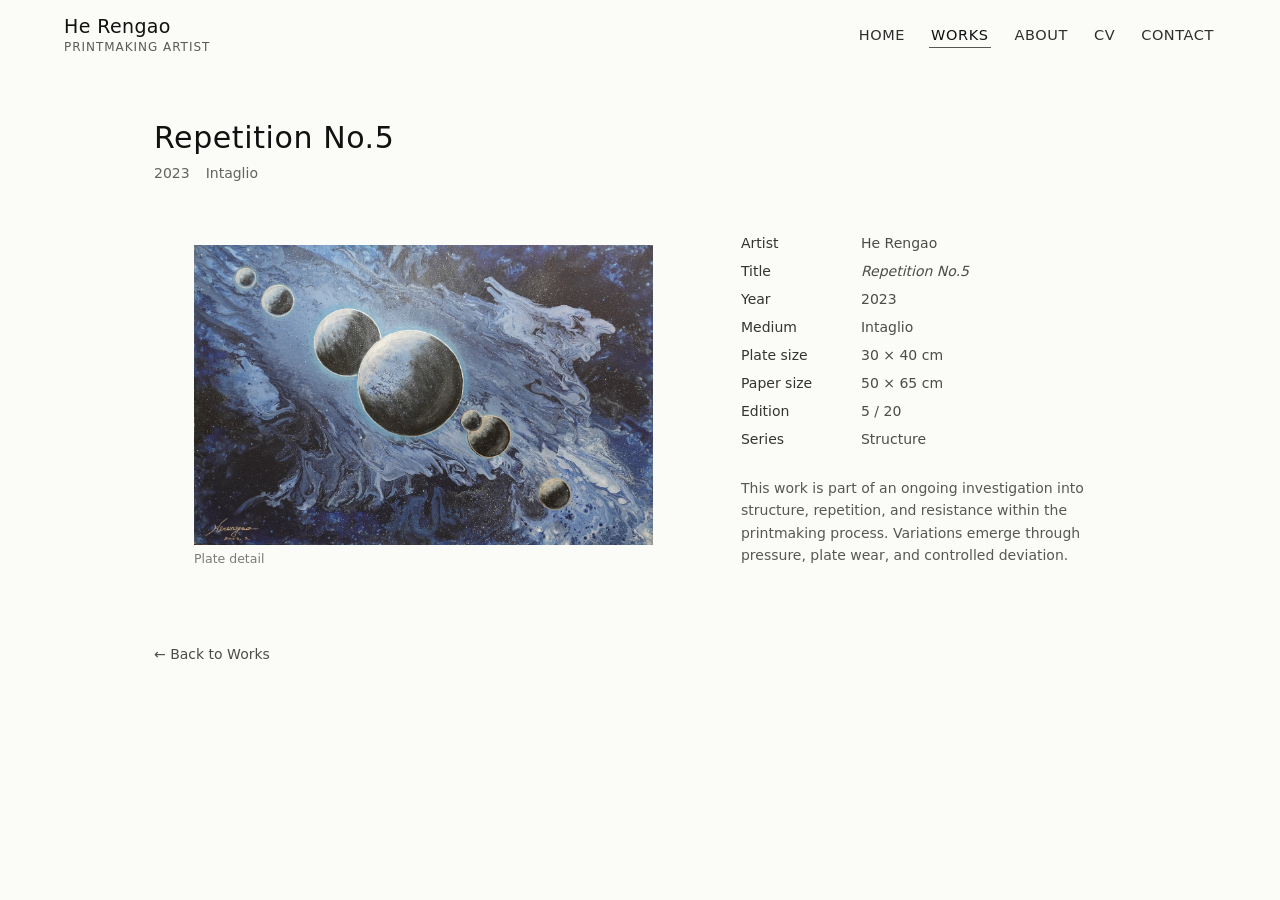
<file: work-pic03.html>
<!doctype html>
<html lang="en">
<head>
    <meta charset="utf-8" />
    <meta name="viewport" content="width=device-width, initial-scale=1" />
    <title>Repetition No.5 – He Rengao</title>
    <link rel="manifest" href="/manifest.webmanifest">
    <meta name="theme-color" content="#fbfbf8">
    <link rel="stylesheet" href="css/site.css" />
</head>

<body>
    <!-- Top Navigation -->
    <header class="site-header" id="siteHeader">
        <div class="nav-wrap">
            <a class="brand" href="index.html" aria-label="Go to Home">
                He Rengao
                <small>Printmaking Artist</small>
            </a>

            <!-- Desktop links -->
            <nav class="nav-links" aria-label="Primary">
                <!-- Set aria-current="page" on the current page link -->
                <a href="index.html">Home</a>
                <a href="works.html" aria-current="page">Works</a>
                <a href="about.html">About</a>
                <a href="cv.html">CV</a>
                <a href="contact.html">Contact</a>
            </nav>

            <!-- Mobile menu button -->
            <button class="menu-btn" id="menuBtn" aria-label="Open menu" aria-controls="mobileDrawer" aria-expanded="false">
                <!-- hamburger icon -->
                <svg width="18" height="18" viewBox="0 0 24 24" aria-hidden="true">
                    <path d="M4 7h16M4 12h16M4 17h16" fill="none" stroke="currentColor" stroke-width="1.8" stroke-linecap="round" />
                </svg>
            </button>
        </div>
    </header>

    <!-- Mobile Drawer -->
    <div class="drawer-backdrop" id="drawerBackdrop" aria-hidden="true"></div>

    <aside class="drawer" id="mobileDrawer" aria-label="Mobile menu" role="dialog" aria-modal="true">
        <div class="drawer-header">
            <div class="drawer-title">Menu</div>
            <button class="drawer-close" id="drawerClose" aria-label="Close menu">
                <svg width="16" height="16" viewBox="0 0 24 24" aria-hidden="true">
                    <path d="M6 6l12 12M18 6L6 18" fill="none" stroke="currentColor" stroke-width="1.8" stroke-linecap="round" />
                </svg>
            </button>
        </div>

        <nav class="drawer-nav" aria-label="Mobile primary">
            <a href="index.html">Home</a>
            <a href="works.html" aria-current="page">Works</a>
            <a href="about.html">About</a>
            <a href="cv.html">CV</a>
            <a href="contact.html">Contact</a>
        </nav>
    </aside>

    <main id="content">
        <!-- =========================
             Work Header
             ========================= -->
        <header class="work-header">
            <h1 class="work-title">Repetition No.5</h1>
            <div class="work-meta">
                <span>2023</span>
                <span>Intaglio</span>
            </div>
        </header>

        <!-- =========================
             Work Layout
             ========================= -->
        <section class="work-layout">
            <!-- Artwork Image -->
            <div class="work-image">
                <figure>
                    <img
                        src="images/pic03.avif"
                        alt="Repetition No.5, intaglio print by He Rengao"
                    />
                    <figcaption class="image-caption">
                        Plate detail
                    </figcaption>
                </figure>
            </div>

            <!-- Artwork Information -->
            <aside class="work-info">
                <dl class="work-specs">
                    <div>
                        <dt>Artist</dt>
                        <dd>He Rengao</dd>
                    </div>
                    <div>
                        <dt>Title</dt>
                        <dd><em>Repetition No.5</em></dd>
                    </div>
                    <div>
                        <dt>Year</dt>
                        <dd>2023</dd>
                    </div>
                    <div>
                        <dt>Medium</dt>
                        <dd>Intaglio</dd>
                    </div>
                    <div>
                        <dt>Plate size</dt>
                        <dd>30 × 40 cm</dd>
                    </div>
                    <div>
                        <dt>Paper size</dt>
                        <dd>50 × 65 cm</dd>
                    </div>
                    <div>
                        <dt>Edition</dt>
                        <dd>5 / 20</dd>
                    </div>
                    <div>
                        <dt>Series</dt>
                        <dd>Structure</dd>
                    </div>
                </dl>

                <!-- Optional statement -->
                <div class="work-note">
                    <p>
                        This work is part of an ongoing investigation into structure,
                        repetition, and resistance within the printmaking process.
                        Variations emerge through pressure, plate wear, and controlled
                        deviation.
                    </p>
                </div>
            </aside>
        </section>

        <!-- =========================
             Navigation
             ========================= -->
        <nav class="work-nav" aria-label="Work navigation">
            <a href="works.html">← Back to Works</a>
        </nav>
    </main>

    <script src="js/site.js"></script>
</body>
</html>
</file>
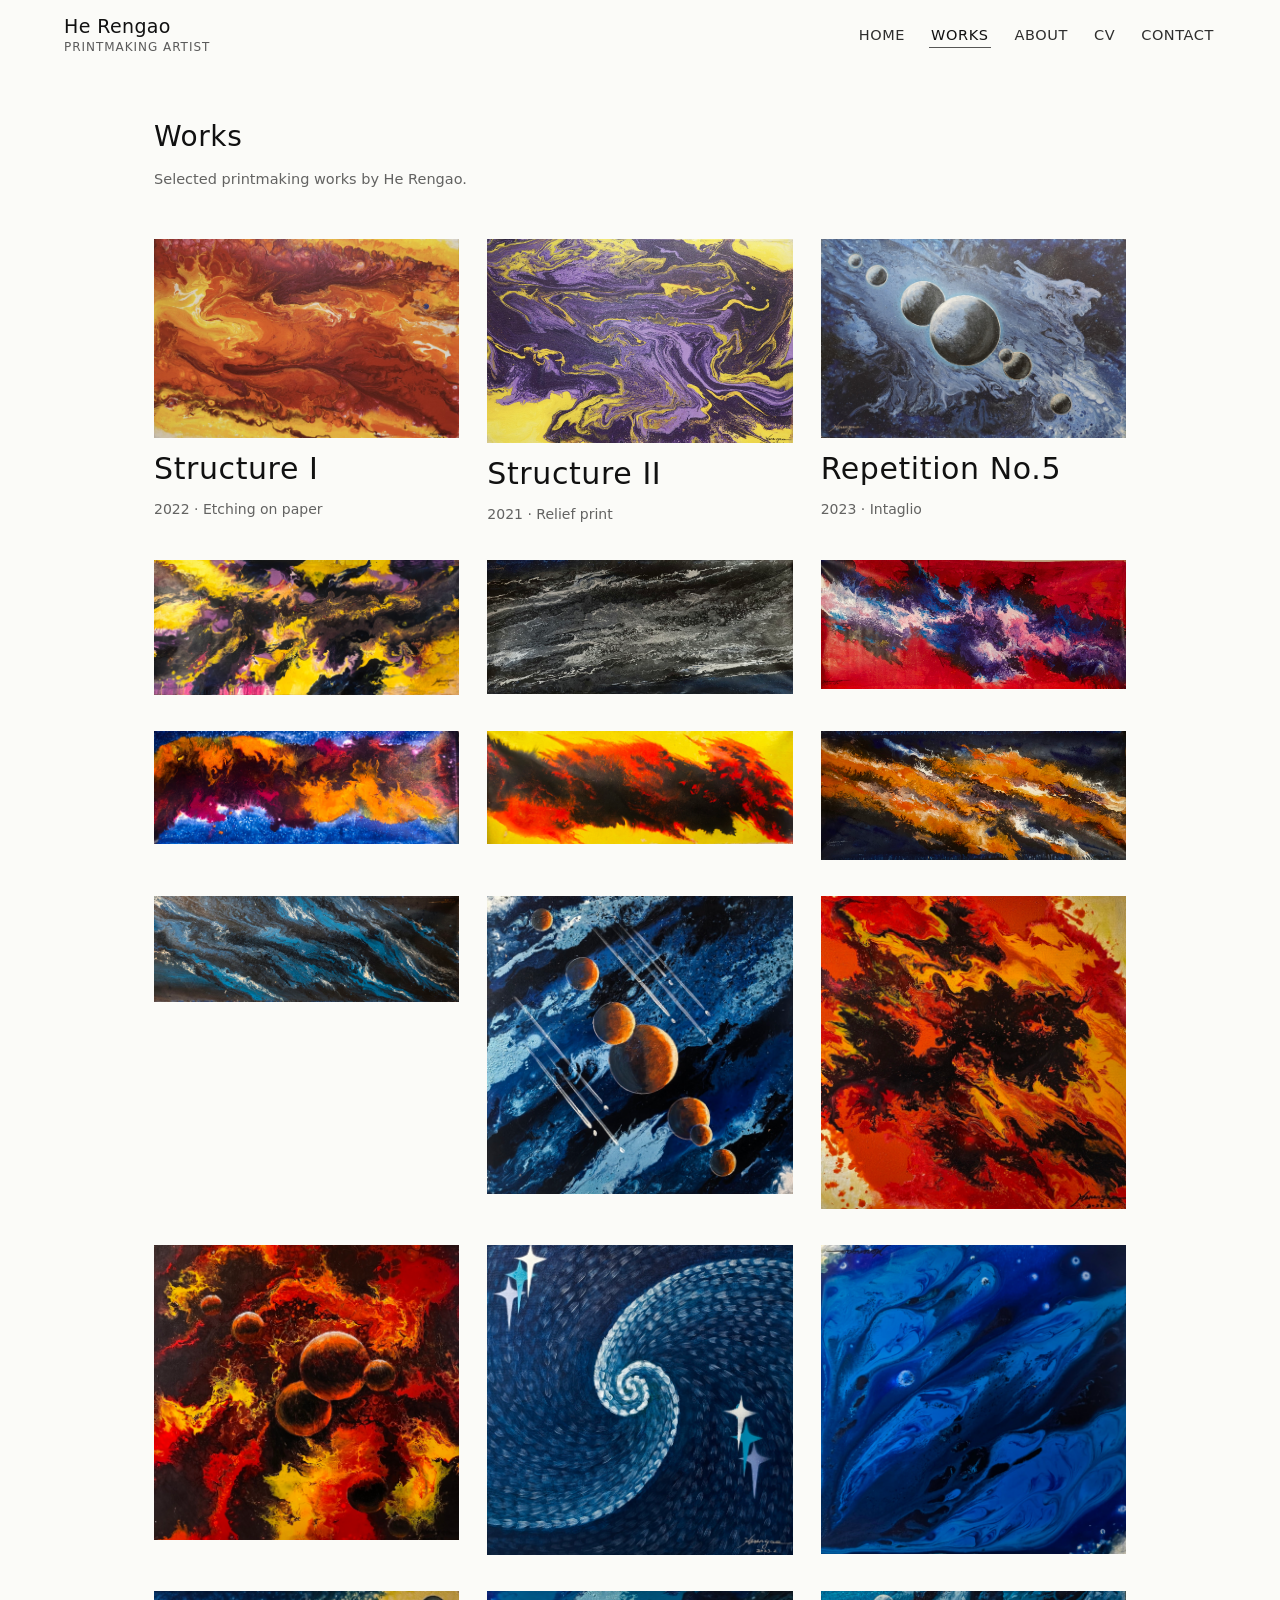
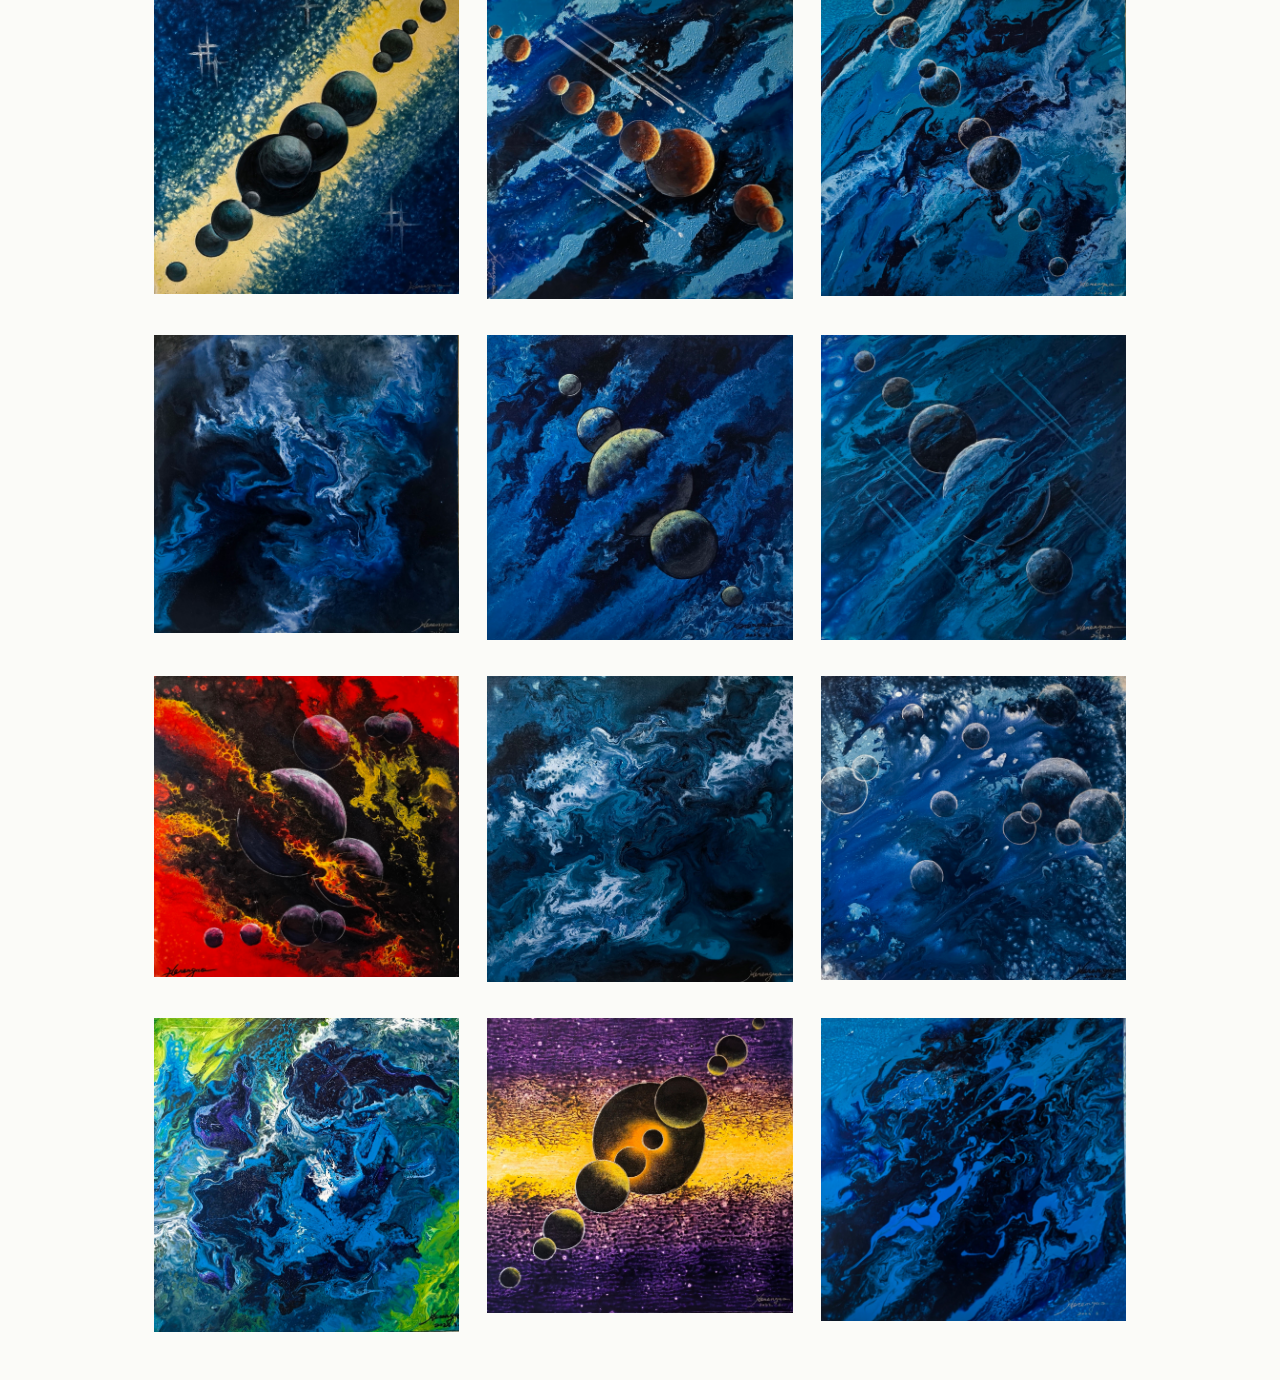
<file: works.html>
<!doctype html>
<html lang="en">
<head>
    <meta charset="utf-8" />
    <meta name="viewport" content="width=device-width, initial-scale=1" />
    <title>Works – He Rengao</title>
    <link rel="manifest" href="/manifest.webmanifest">
    <meta name="theme-color" content="#fbfbf8">
    <link rel="stylesheet" href="css/site.css" />
</head>

<body>
    <!-- Top Navigation -->
    <header class="site-header" id="siteHeader">
        <div class="nav-wrap">
            <a class="brand" href="index.html" aria-label="Go to Home">
                He Rengao
                <small>Printmaking Artist</small>
            </a>

            <!-- Desktop links -->
            <nav class="nav-links" aria-label="Primary">
                <!-- Set aria-current="page" on the current page link -->
                <a href="index.html">Home</a>
                <a href="works.html" aria-current="page">Works</a>
                <a href="about.html">About</a>
                <a href="cv.html">CV</a>
                <a href="contact.html">Contact</a>
            </nav>

            <!-- Mobile menu button -->
            <button class="menu-btn" id="menuBtn" aria-label="Open menu" aria-controls="mobileDrawer" aria-expanded="false">
                <!-- hamburger icon -->
                <svg width="18" height="18" viewBox="0 0 24 24" aria-hidden="true">
                    <path d="M4 7h16M4 12h16M4 17h16" fill="none" stroke="currentColor" stroke-width="1.8" stroke-linecap="round" />
                </svg>
            </button>
        </div>
    </header>

    <!-- Mobile Drawer -->
    <div class="drawer-backdrop" id="drawerBackdrop" aria-hidden="true"></div>

    <aside class="drawer" id="mobileDrawer" aria-label="Mobile menu" role="dialog" aria-modal="true">
        <div class="drawer-header">
            <div class="drawer-title">Menu</div>
            <button class="drawer-close" id="drawerClose" aria-label="Close menu">
                <svg width="16" height="16" viewBox="0 0 24 24" aria-hidden="true">
                    <path d="M6 6l12 12M18 6L6 18" fill="none" stroke="currentColor" stroke-width="1.8" stroke-linecap="round" />
                </svg>
            </button>
        </div>

        <nav class="drawer-nav" aria-label="Mobile primary">
            <a href="index.html">Home</a>
            <a href="works.html" aria-current="page">Works</a>
            <a href="about.html">About</a>
            <a href="cv.html">CV</a>
            <a href="contact.html">Contact</a>
        </nav>
    </aside>

    <main id="content">
        <!-- Page Header -->
        <header class="page-header">
            <h1>Works</h1>
            <p class="page-intro">
                Selected printmaking works by He Rengao.<br/>
                 
            </p>
        </header>

        <!-- =========================
             Works Grid
             ========================= -->
        <section class="works-grid" aria-label="Selected works">
            <!-- Work Item -->
            <article class="work-card">
                <a href="work-pic01.html">
                    <figure>
                        <img
                            src="images/pic01.avif"
                            alt="Untitled No.3, etching on paper by He Rengao"
                            loading="lazy"
                        />
                        <figcaption>
                            <span class="work-title">Structure I</span>
                            <span class="work-meta">2022 · Etching on paper</span>
                        </figcaption>
                    </figure>
                </a>
            </article>

            <article class="work-card">
                <a href="work-pic02.html">
                    <figure>
                        <img
                            src="images/pic02.avif"
                            alt="Structure II, relief print by He Rengao"
                            loading="lazy"
                        />
                        <figcaption>
                            <span class="work-title">Structure II</span>
                            <span class="work-meta">2021 · Relief print</span>
                        </figcaption>
                    </figure>
                </a>
            </article>

            <article class="work-card">
                <a href="work-pic03.html">
                    <figure>
                        <img
                            src="images/pic03.avif"
                            alt="Repetition No.5, intaglio print by He Rengao"
                            loading="lazy"
                        />
                        <figcaption>
                            <span class="work-title">Repetition No.5</span>
                            <span class="work-meta">2023 · Intaglio</span>
                        </figcaption>
                    </figure>
                </a>
            </article>
            <!-- 按同样结构继续添加作品 -->
            <article class="work-card">
                <img src="images/moreWorks/1-12-230312-0010.avif" alt="" loading="lazy" />
            </article>

            <article class="work-card">
                <img src="images/moreWorks/1-12-230312-0020.avif" alt="" loading="lazy" />
            </article>

            <article class="work-card">
                <img src="images/moreWorks/1-12-230312-0030.avif" alt="" loading="lazy" />
            </article>

            <article class="work-card">
                <img src="images/moreWorks/1-12-230312-0040.avif" alt="" loading="lazy" />
            </article>

            <article class="work-card">
                <img src="images/moreWorks/1-12-230312-0050.avif" alt="" loading="lazy" />
            </article>

            <article class="work-card">
                <img src="images/moreWorks/1-12-230312-0060.avif" alt="" loading="lazy" />
            </article>

            <article class="work-card">
                <img src="images/moreWorks/1-12-230312-0070.avif" alt="" loading="lazy" />
            </article>

            <article class="work-card">
                <img src="images/moreWorks/1-12-230312-0080.avif" alt="" loading="lazy" />
            </article>

            <article class="work-card">
                <img src="images/moreWorks/1-12-230312-0090.avif" alt="" loading="lazy" />
            </article>

            <article class="work-card">
                <img src="images/moreWorks/1-12-230312-0100.avif" alt="" loading="lazy" />
            </article>

            <article class="work-card">
                <img src="images/moreWorks/1-12-230312-0110.avif" alt="" loading="lazy" />
            </article>

            <article class="work-card">
                <img src="images/moreWorks/1-12-230312-0120.avif" alt="" loading="lazy" />
            </article>

            <article class="work-card">
                <img src="images/moreWorks/1-12-230312-0130.avif" alt="" loading="lazy" />
            </article>

            <article class="work-card">
                <img src="images/moreWorks/1-12-230312-0140.avif" alt="" loading="lazy" />
            </article>

            <article class="work-card">
                <img src="images/moreWorks/1-12-230312-0150.avif" alt="" loading="lazy" />
            </article>

            <article class="work-card">
                <img src="images/moreWorks/1-12-230312-0160.avif" alt="" loading="lazy" />
            </article>

            <article class="work-card">
                <img src="images/moreWorks/1-12-230312-0170.avif" alt="" loading="lazy" />
            </article>

            <article class="work-card">
                <img src="images/moreWorks/1-12-230312-0180.avif" alt="" loading="lazy" />
            </article>

            <article class="work-card">
                <img src="images/moreWorks/1-12-230312-0190.avif" alt="" loading="lazy" />
            </article>

            <article class="work-card">
                <img src="images/moreWorks/1-12-230312-0200.avif" alt="" loading="lazy" />
            </article>

            <article class="work-card">
                <img src="images/moreWorks/1-12-230312-0210.avif" alt="" loading="lazy" />
            </article>

            <article class="work-card">
                <img src="images/moreWorks/1-12-230312-0220.avif" alt="" loading="lazy" />
            </article>

            <article class="work-card">
                <img src="images/moreWorks/1-12-230312-0230.avif" alt="" loading="lazy" />
            </article>

            <article class="work-card">
                <img src="images/moreWorks/1-12-230312-0240.avif" alt="" loading="lazy" />
            </article>
        </section>
    </main>

    <script src="js/site.js"></script>
</body>
</html>
</file>
<file: css/site.css>
/* ==========================================
   He Rengao - Printmaking Artist
   Site Stylesheet
   ========================================== */

:root {
    --bg: #fbfbf8; /* warm white */
    --fg: #111111; /* near-black */
    --muted: #5a5a5a;
    --line: rgba(17,17,17,.10);
    --line-strong: rgba(17,17,17,.16);
    --pad-desktop: 64px;
    --pad-mobile: 18px;
    --nav-h: 72px;
}

* {
    box-sizing: border-box;
}

html, body {
    height: 100%;
}

body {
    margin: 0;
    font-family: system-ui, -apple-system, Segoe UI, Roboto, Helvetica, Arial, "Apple Color Emoji","Segoe UI Emoji";
    color: var(--fg);
    background: var(--bg);
}

a {
    color: inherit;
    text-decoration: none;
}

a:focus-visible, button:focus-visible {
    outline: 2px solid rgba(17,17,17,.45);
    outline-offset: 3px;
    border-radius: 10px;
}

/* =========================
   Top Navigation (Layout A)
   ========================= */
.site-header {
    position: sticky;
    top: 0;
    z-index: 1000;
    height: var(--nav-h);
    display: flex;
    align-items: center;
    background: transparent;
    transition: background-color .2s ease, border-color .2s ease, backdrop-filter .2s ease;
    border-bottom: 1px solid transparent;
}

/* subtle "after scroll" state */
.site-header.is-scrolled {
    background: rgba(251,251,248,.92);
    backdrop-filter: blur(10px);
    border-bottom-color: var(--line);
}

.nav-wrap {
    width: 100%;
    max-width: 1400px;
    margin: 0 auto;
    padding: 0 var(--pad-desktop);
    display: flex;
    align-items: center;
    justify-content: space-between;
    gap: 20px;
}

.brand {
    display: flex;
    flex-direction: column;
    line-height: 1.1;
    letter-spacing: .02em;
    font-weight: 520;
    font-size: 19px;
    white-space: nowrap;
}

/* Optional small subtitle line (remove if you prefer) */
.brand small {
    font-weight: 400;
    font-size: 12px;
    color: var(--muted);
    letter-spacing: .08em;
    text-transform: uppercase;
    margin-top: 4px;
}

.nav-links {
    display: flex;
    align-items: center;
    gap: 22px;
    font-size: 14.5px;
    letter-spacing: .04em;
    text-transform: uppercase;
}

.nav-links a {
    position: relative;
    padding: 8px 2px;
    color: rgba(17,17,17,.88);
    transition: color .15s ease;
}

.nav-links a:hover {
    color: rgba(17,17,17,1);
}

/* underline on hover */
.nav-links a::after {
    content: "";
    position: absolute;
    left: 0;
    right: 0;
    bottom: 3px;
    height: 1px;
    background: rgba(17,17,17,.55);
    transform: scaleX(0);
    transform-origin: left;
    transition: transform .18s ease;
}

.nav-links a:hover::after {
    transform: scaleX(1);
}

/* active link underline (set aria-current="page") */
.nav-links a[aria-current="page"] {
    color: rgba(17,17,17,1);
}

.nav-links a[aria-current="page"]::after {
    transform: scaleX(1);
    background: rgba(17,17,17,.70);
}

/* Mobile menu button */
.menu-btn {
    display: none;
    appearance: none;
    border: 1px solid rgba(17,17,17,.16);
    background: rgba(255,255,255,.55);
    height: 40px;
    width: 44px;
    border-radius: 999px;
    cursor: pointer;
    align-items: center;
    justify-content: center;
    transition: border-color .15s ease, background-color .15s ease;
}

.menu-btn:hover {
    border-color: rgba(17,17,17,.22);
    background: rgba(255,255,255,.72);
}

.menu-btn svg {
    display: block;
}

/* =========================
   Mobile Drawer
   ========================= */
.drawer-backdrop {
    position: fixed;
    inset: 0;
    background: rgba(0,0,0,.38);
    opacity: 0;
    pointer-events: none;
    transition: opacity .2s ease;
    z-index: 1100;
}

.drawer {
    position: fixed;
    top: 0;
    right: 0;
    height: 100%;
    width: min(86vw, 360px);
    background: rgba(251,251,248,.98);
    border-left: 1px solid var(--line);
    transform: translateX(100%);
    transition: transform .22s ease;
    z-index: 1200;
    display: flex;
    flex-direction: column;
}

.drawer-header {
    height: var(--nav-h);
    display: flex;
    align-items: center;
    justify-content: space-between;
    padding: 0 18px;
    border-bottom: 1px solid var(--line);
}

.drawer-title {
    font-weight: 560;
    letter-spacing: .02em;
}

.drawer-close {
    appearance: none;
    border: 1px solid rgba(17,17,17,.16);
    background: rgba(255,255,255,.65);
    height: 36px;
    width: 40px;
    border-radius: 999px;
    cursor: pointer;
}

.drawer-nav {
    padding: 18px;
    display: flex;
    flex-direction: column;
    gap: 6px;
}

.drawer-nav a {
    padding: 12px 10px;
    border-radius: 14px;
    font-size: 16px;
    letter-spacing: .04em;
    text-transform: uppercase;
    color: rgba(17,17,17,.92);
}

.drawer-nav a:hover {
    background: rgba(17,17,17,.06);
}

.drawer-nav a[aria-current="page"] {
    background: rgba(17,17,17,.08);
}

/* Open states controlled by [data-menu-open="true"] on body */
body[data-menu-open="true"] .drawer-backdrop {
    opacity: 1;
    pointer-events: auto;
}

body[data-menu-open="true"] .drawer {
    transform: translateX(0);
}

/* =========================
   Responsive
   ========================= */
@media (max-width: 860px) {
    .nav-wrap {
        padding: 0 var(--pad-mobile);
    }

    .nav-links {
        display: none;
    }

    .menu-btn {
        display: flex;
    }

    .brand {
        font-size: 18px;
    }

    .brand small {
        display: none;
    }
    /* optional: hide subtitle on mobile */
}

/* Demo page content spacing */
main {
    max-width: 1100px;
    margin: 0 auto;
    padding: 48px var(--pad-desktop);
}

@media (max-width: 860px) {
    main {
        padding: 32px var(--pad-mobile);
    }
}

.placeholder {
    border: 1px dashed var(--line-strong);
    border-radius: 18px;
    padding: 22px;
    color: var(--muted);
}

/* =========================
   Works Page
   ========================= */
.page-header {
    max-width: 1100px;
    margin: 0 auto 48px;
}

.page-header h1 {
    font-size: 28px;
    font-weight: 500;
    letter-spacing: .02em;
    margin: 0 0 12px;
}

.page-intro {
    font-size: 14.5px;
    color: rgba(17,17,17,.65);
    line-height: 1.6;
}

.works-grid {
    display: grid;
    grid-template-columns: repeat(auto-fill, minmax(260px, 1fr));
    gap: 36px 28px;
}

.work-card figure {
    margin: 0;
}

.work-card img {
    width: 100%;
    height: auto;
    display: block;
    background: #f2f2ee;
}

.work-card figcaption {
    margin-top: 10px;
    font-size: 13.5px;
    line-height: 1.4;
}

.work-title {
    display: block;
    font-weight: 500;
}

.work-meta {
    display: block;
    color: rgba(17,17,17,.6);
    margin-top: 2px;
}

/* hover – 非按钮感 */
.work-card a:hover .work-title {
    text-decoration: underline;
}

/* =========================
   Single Work Page
   ========================= */
.work-header {
    max-width: 1100px;
    margin: 0 auto 48px;
}

.work-title {
    font-size: 30px;
    font-weight: 500;
    letter-spacing: .02em;
    margin: 0 0 10px;
}

.work-meta {
    font-size: 14px;
    color: rgba(17,17,17,.65);
    display: flex;
    gap: 16px;
}

.work-layout {
    max-width: 1100px;
    margin: 0 auto;
    display: grid;
    grid-template-columns: 1.4fr 1fr;
    gap: 48px;
}

.work-image img {
    width: 100%;
    height: auto;
    display: block;
    background: #f2f2ee;
}

.image-caption {
    font-size: 12.5px;
    color: rgba(17,17,17,.55);
    margin-top: 6px;
}

.work-info {
    font-size: 14px;
}

.work-specs {
    margin: 0;
}

.work-specs div {
    display: grid;
    grid-template-columns: 120px 1fr;
    padding: 6px 0;
}

.work-specs dt {
    font-weight: 500;
    color: rgba(17,17,17,.85);
}

.work-specs dd {
    margin: 0;
    color: rgba(17,17,17,.75);
}

.work-note {
    margin-top: 24px;
    font-size: 14px;
    line-height: 1.6;
    color: rgba(17,17,17,.7);
}

.work-nav {
    max-width: 1100px;
    margin: 64px auto 0;
    font-size: 14px;
}

.work-nav a {
    color: rgba(17,17,17,.75);
}

.work-nav a:hover {
    text-decoration: underline;
}

/* =========================
   Responsive
   ========================= */
@media (max-width: 860px) {
    .work-layout {
        grid-template-columns: 1fr;
        gap: 32px;
    }

    .work-title {
        font-size: 26px;
    }
}

/* =========================
   Home Page
   ========================= */
.home-hero {
    max-width: 1100px;
    margin: 0 auto 14px;
}

.hero-figure {
    margin: 0;
}

.hero-figure img {
    width: 100%;
    height: auto;
    display: block;
    background: #f2f2ee;
}

.hero-caption {
    margin-top: 10px;
    line-height: 1.35;
}

.hero-title {
    display: block;
    font-weight: 500;
    letter-spacing: .02em;
}

.hero-meta {
    display: block;
    margin-top: 2px;
    color: rgba(17,17,17,.60);
    font-size: 13.5px;
}

/* 1-line snapshot: subtle, "publication" feel */
.home-snapshot {
    max-width: 1100px;
    margin: 0 auto 44px;
}

.artist-intro {
    margin: 0;
    max-width: 72ch; /* keeps it elegant on wide screens */
    font-size: 14.5px;
    line-height: 1.65;
    color: rgba(17,17,17,.68);
    letter-spacing: .01em;
}

/* Section header */
.home-works {
    max-width: 1100px;
    margin: 0 auto;
}

.section-header h2 {
    margin: 0 0 18px;
    font-size: 16px;
    font-weight: 520;
    letter-spacing: .08em;
    text-transform: uppercase;
    color: rgba(17,17,17,.78);
}

.section-footer {
    margin-top: 22px;
    font-size: 14px;
}

.section-footer a {
    color: rgba(17,17,17,.72);
}

.section-footer a:hover {
    text-decoration: underline;
}

.home-about {
    max-width: 1100px;
    margin: 48px auto 0;
}

/* Responsive: keep the hero + snapshot breathing */
@media (max-width: 860px) {
    .home-hero {
        margin-bottom: 12px;
    }

    .home-snapshot {
        margin-bottom: 34px;
    }

    .artist-intro {
        font-size: 14px;
    }
}

/* =========================
   About Page
   ========================= */
.about-layout {
    max-width: 1100px;
    margin: 0 auto;
    display: grid;
    grid-template-columns: 1fr 1.4fr;
    gap: 52px;
    align-items: start;
}

/* Left media */
.about-media {}

.about-figure {
    margin: 0;
}

.about-figure img {
    width: 100%;
    height: auto;
    display: block;
    background: #f2f2ee;
}

.about-caption {
    margin-top: 10px;
    font-size: 12.5px;
    color: rgba(17,17,17,.55);
    letter-spacing: .02em;
}

/* Right text */
.about-text {
    max-width: 75ch;
}

.about-lede {
    margin: 0 0 18px;
    font-size: 15px;
    line-height: 1.7;
    color: rgba(17,17,17,.75);
    letter-spacing: .01em;
}

.about-body p {
    margin: 0 0 14px;
    font-size: 14.5px;
    line-height: 1.75;
    color: rgba(17,17,17,.70);
    letter-spacing: .01em;
}

.about-body a {
    color: rgba(17,17,17,.82);
    text-decoration: underline;
    text-decoration-thickness: 1px;
    text-underline-offset: 3px;
}

.about-body a:hover {
    color: rgba(17,17,17,1);
}

/* Quick links row */
.about-links {
    margin-top: 22px;
    display: flex;
    flex-wrap: wrap;
    gap: 16px 20px;
    font-size: 14px;
}

.about-links a {
    color: rgba(17,17,17,.72);
}

.about-links a:hover {
    text-decoration: underline;
}

/* About page responsive */
@media (max-width: 860px) {
    .about-layout {
        grid-template-columns: 1fr;
        gap: 28px;
    }
    
    .page-header {
        margin-bottom: 18px;
    }
}

/* =========================
   CV Page
   ========================= */
.cv-actions {
    max-width: 1100px;
    margin: 0 auto 34px;
    display: flex;
    flex-wrap: wrap;
    gap: 14px 18px;
    font-size: 14px;
}

.cv-link {
    color: rgba(17,17,17,.72);
}

.cv-link:hover {
    text-decoration: underline;
}

.cv {
    max-width: 1100px;
    margin: 0 auto;
}

.cv-list {
    list-style: none;
    padding: 0;
    margin: 0;
    border-top: 1px solid rgba(17,17,17,.10);
}

.cv-item {
    display: grid;
    grid-template-columns: 120px 1fr;
    gap: 22px;
    padding: 18px 0;
    border-bottom: 1px solid rgba(17,17,17,.08);
}

.cv-year {
    font-size: 13.5px;
    letter-spacing: .10em;
    text-transform: uppercase;
    color: rgba(17,17,17,.62);
    padding-top: 2px;
    white-space: nowrap;
}

.cv-content p {
    margin: 0 0 10px;
    font-size: 14.5px;
    line-height: 1.75;
    color: rgba(17,17,17,.72);
    letter-spacing: .01em;
}

.cv-content p:last-child {
    margin-bottom: 0;
}

/* CV page responsive */
@media (max-width: 860px) {
    .cv-item {
        grid-template-columns: 1fr;
        gap: 8px;
    }
    
    .cv-year {
        padding-top: 0;
    }
}

/* =========================
   Contact Page
   ========================= */
.contact-block {
    max-width: 1100px;
    margin: 0 auto;
    padding-top: 20px;
}

.contact-intro {
    margin: 0 0 14px;
    font-size: 15px;
    line-height: 1.7;
    color: rgba(17,17,17,.72);
    max-width: 65ch;
}

.contact-email {
    margin: 0 0 14px;
    font-size: 18px;
    font-weight: 500;
    letter-spacing: .02em;
}

.contact-email a {
    color: rgba(17,17,17,.88);
    text-decoration: none;
    border-bottom: 1px solid rgba(17,17,17,.35);
    padding-bottom: 2px;
}

.contact-email a:hover {
    border-bottom-color: rgba(17,17,17,.75);
}

.contact-note {
    margin: 0;
    font-size: 13.5px;
    line-height: 1.6;
    color: rgba(17,17,17,.55);
}

/* Contact page responsive */
@media (max-width: 860px) {
    .contact-block {
        padding-top: 10px;
    }
    
    .contact-email {
        font-size: 16.5px;
    }
}
</file>
